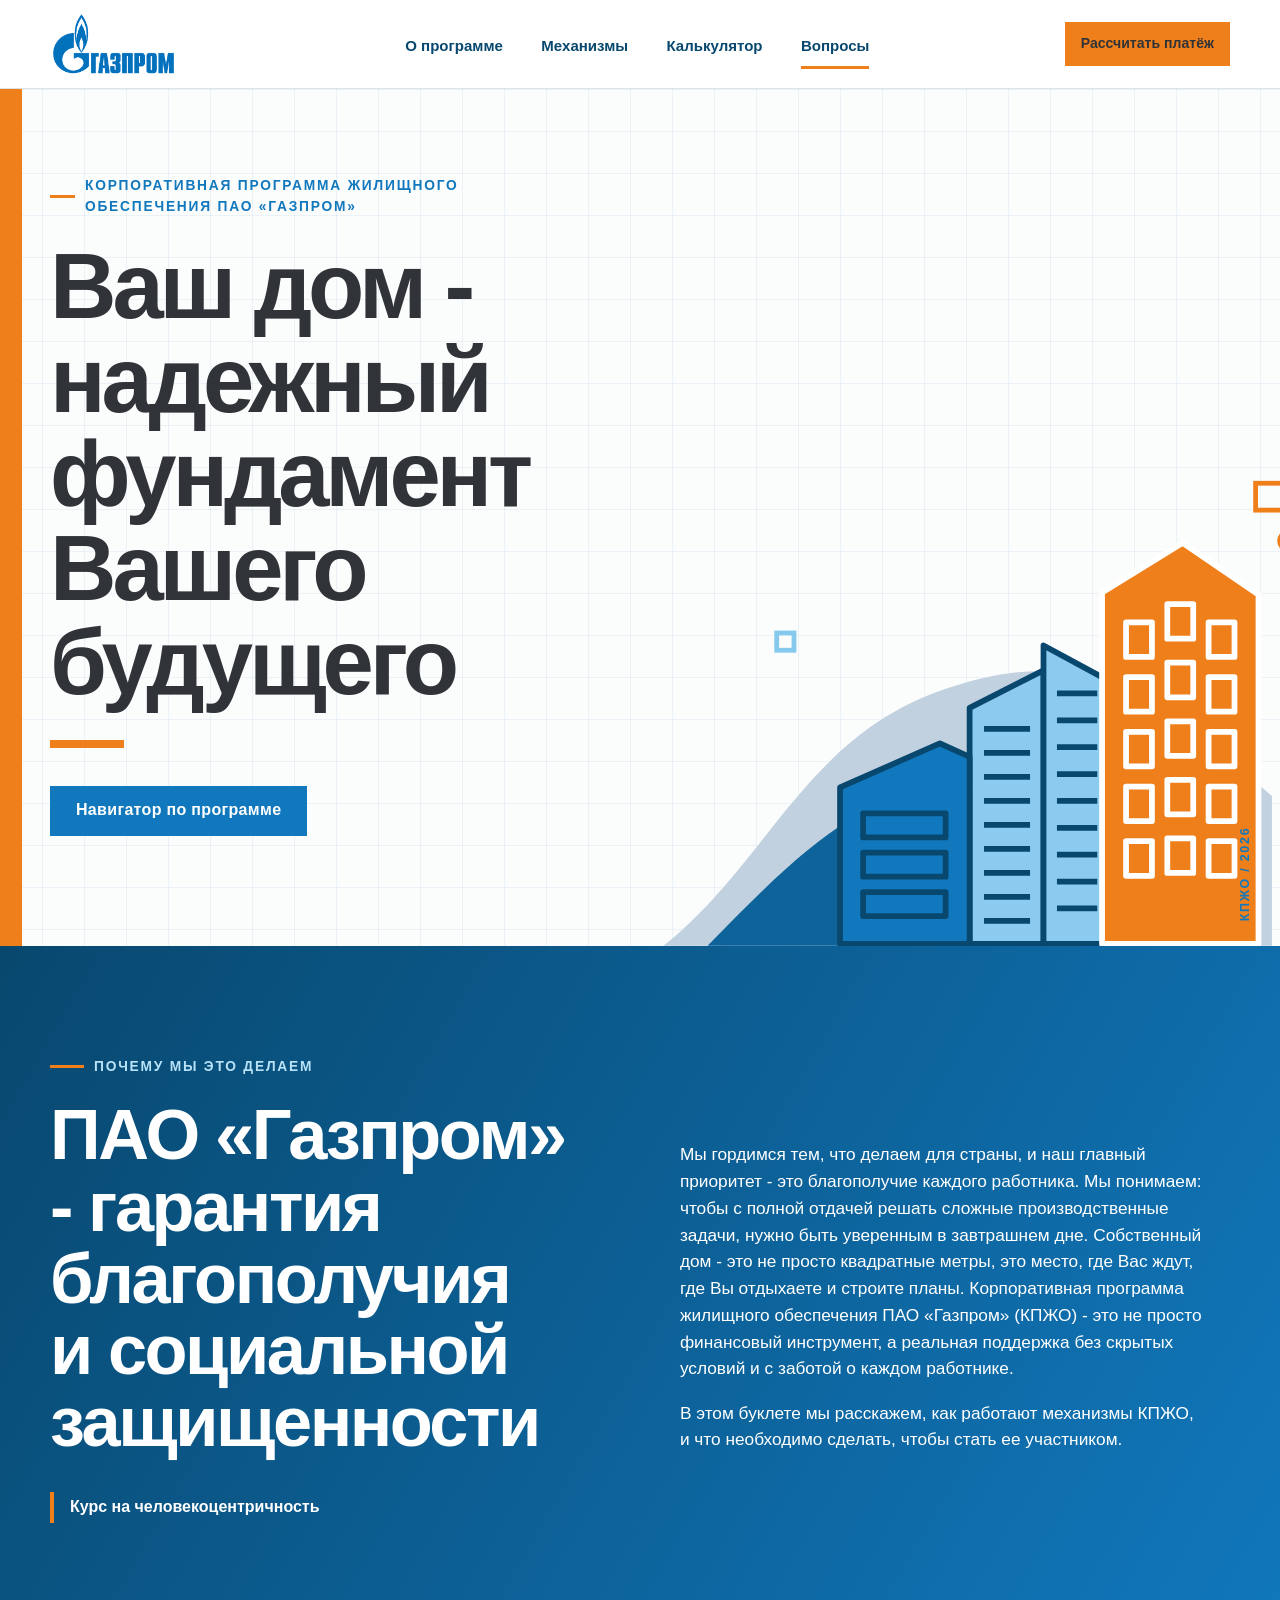
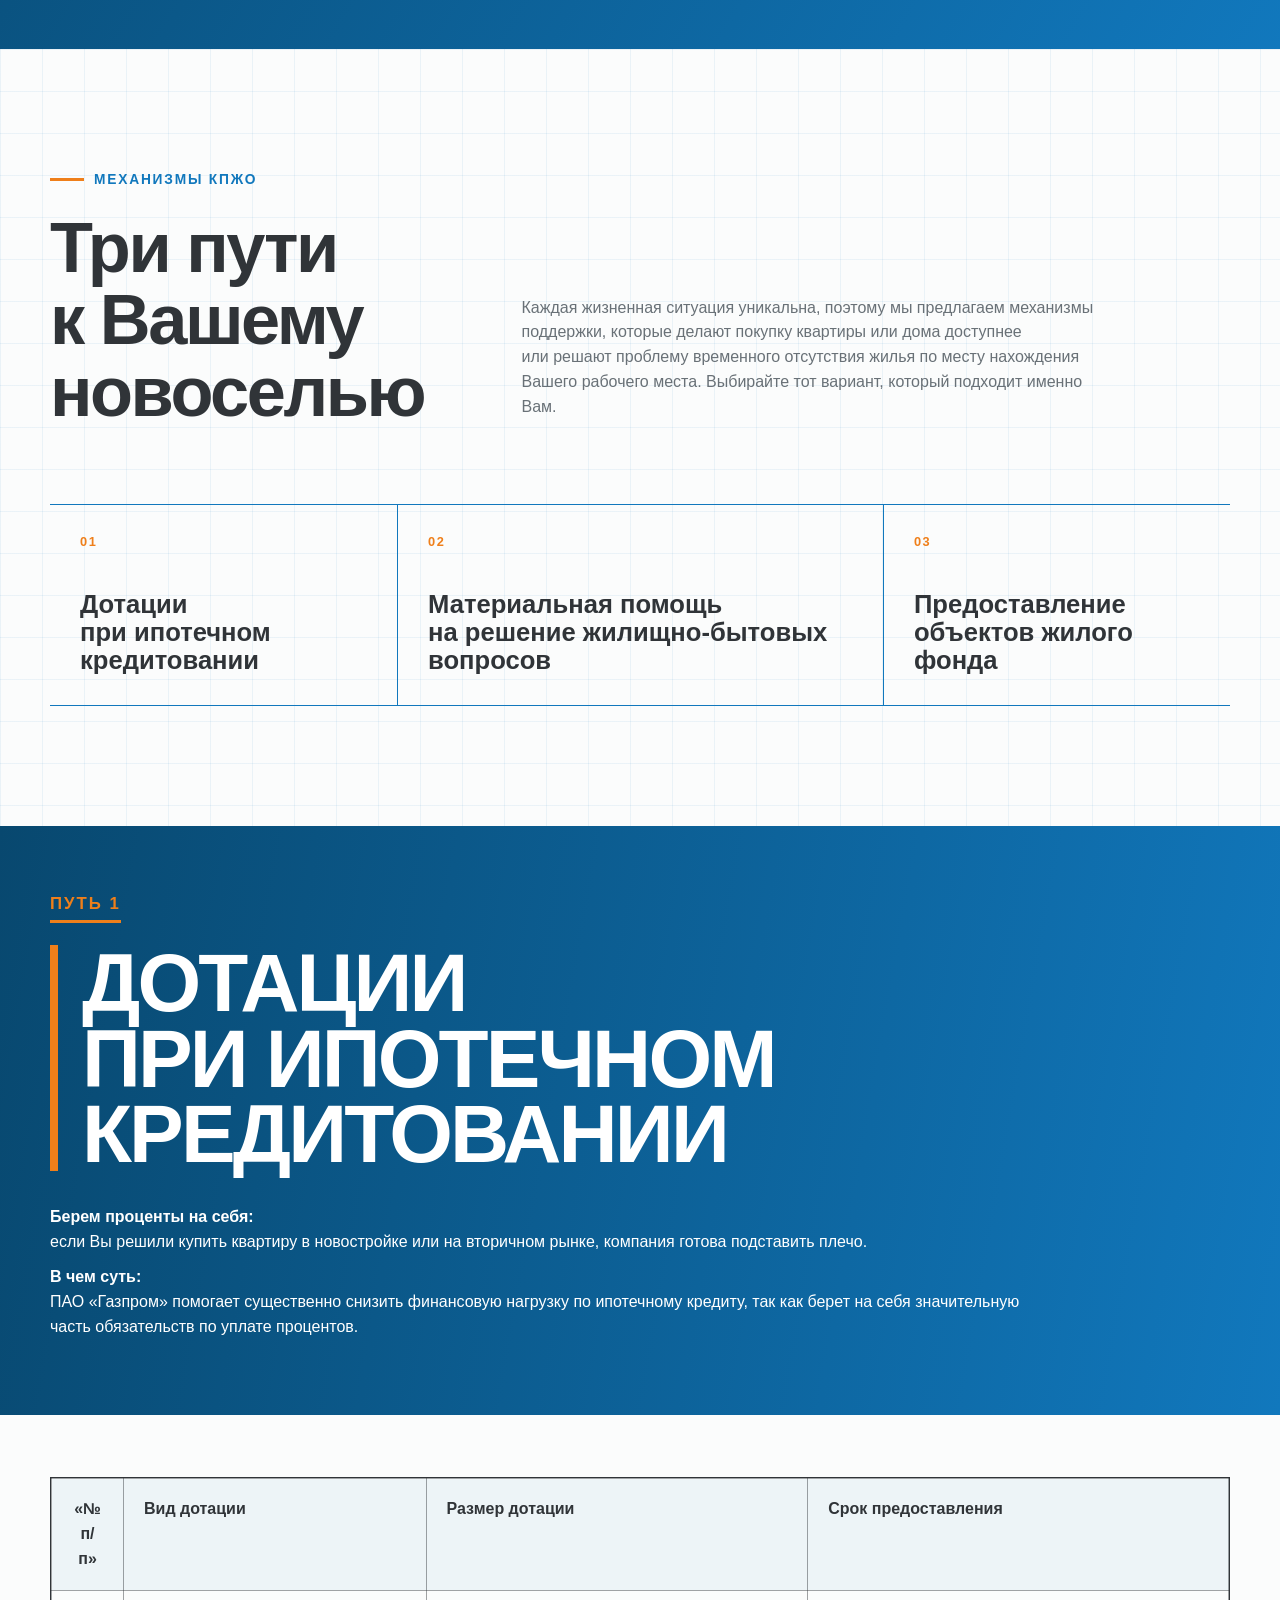
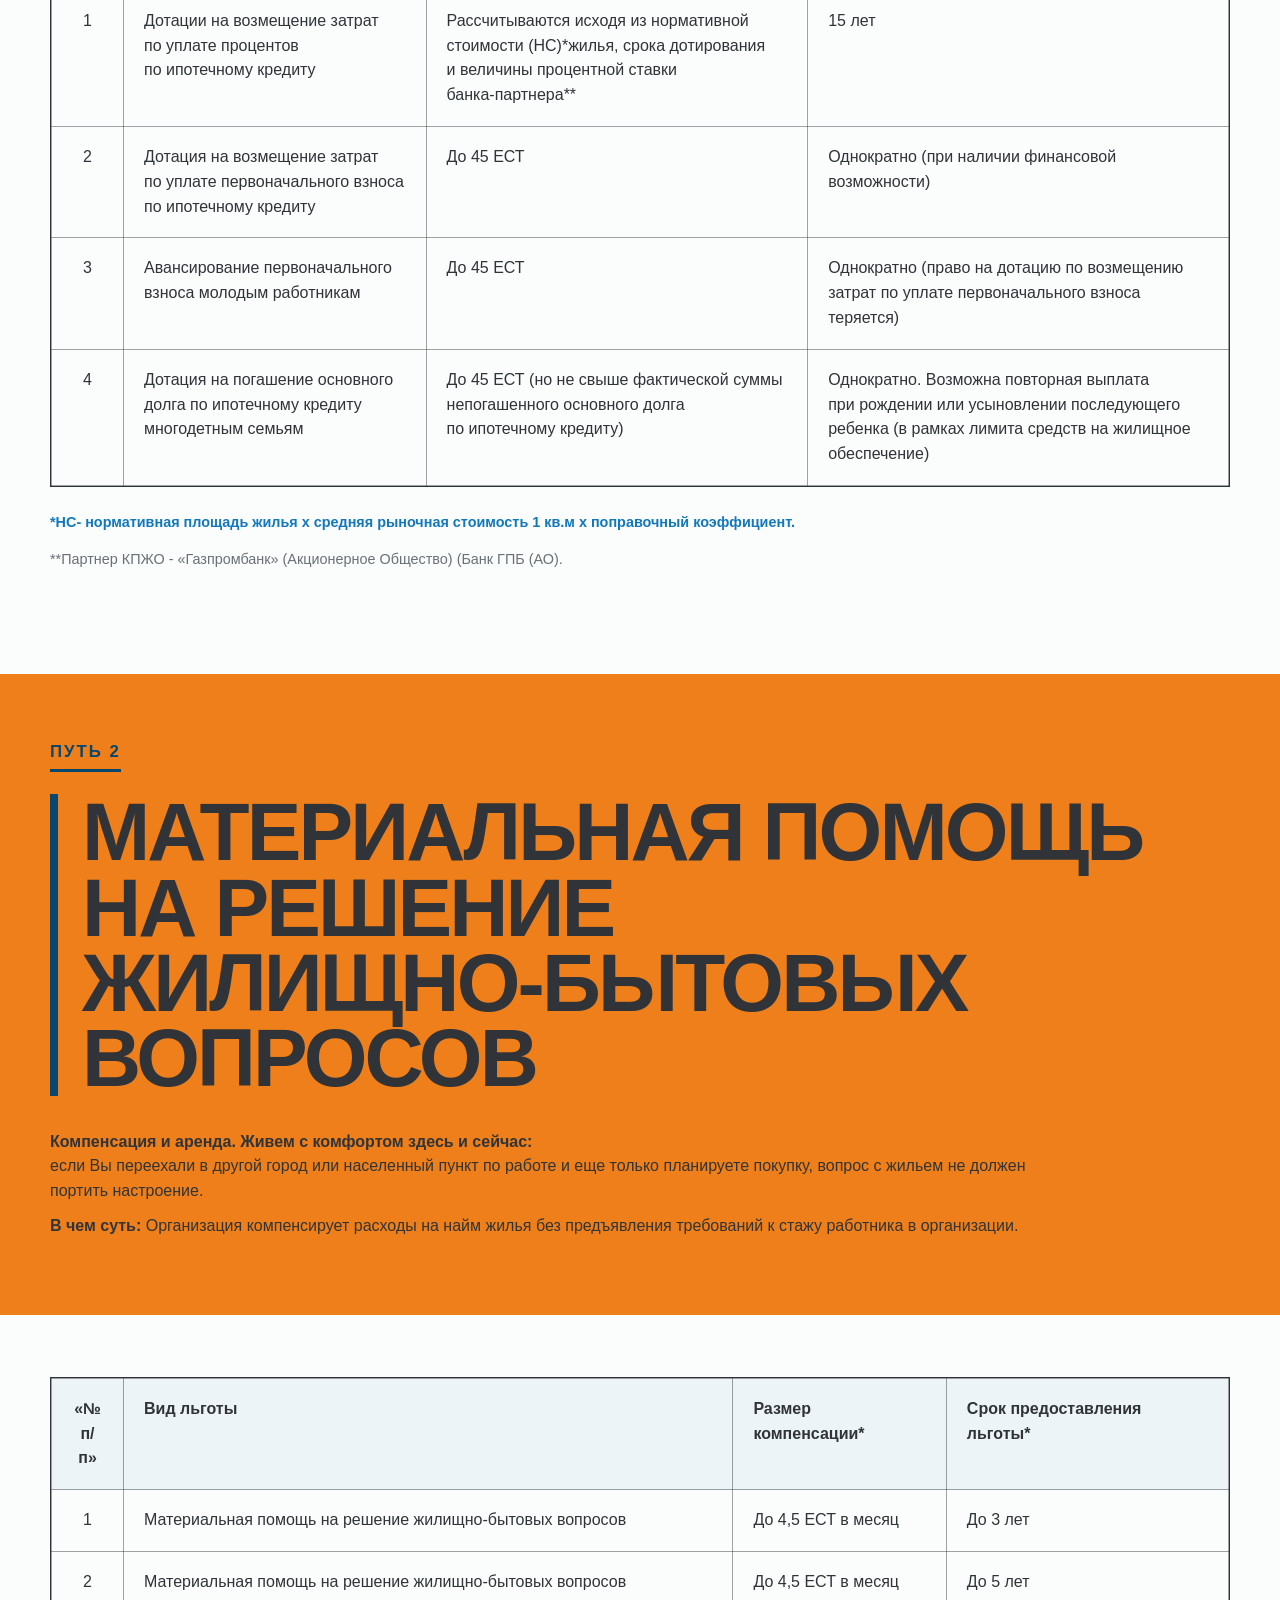
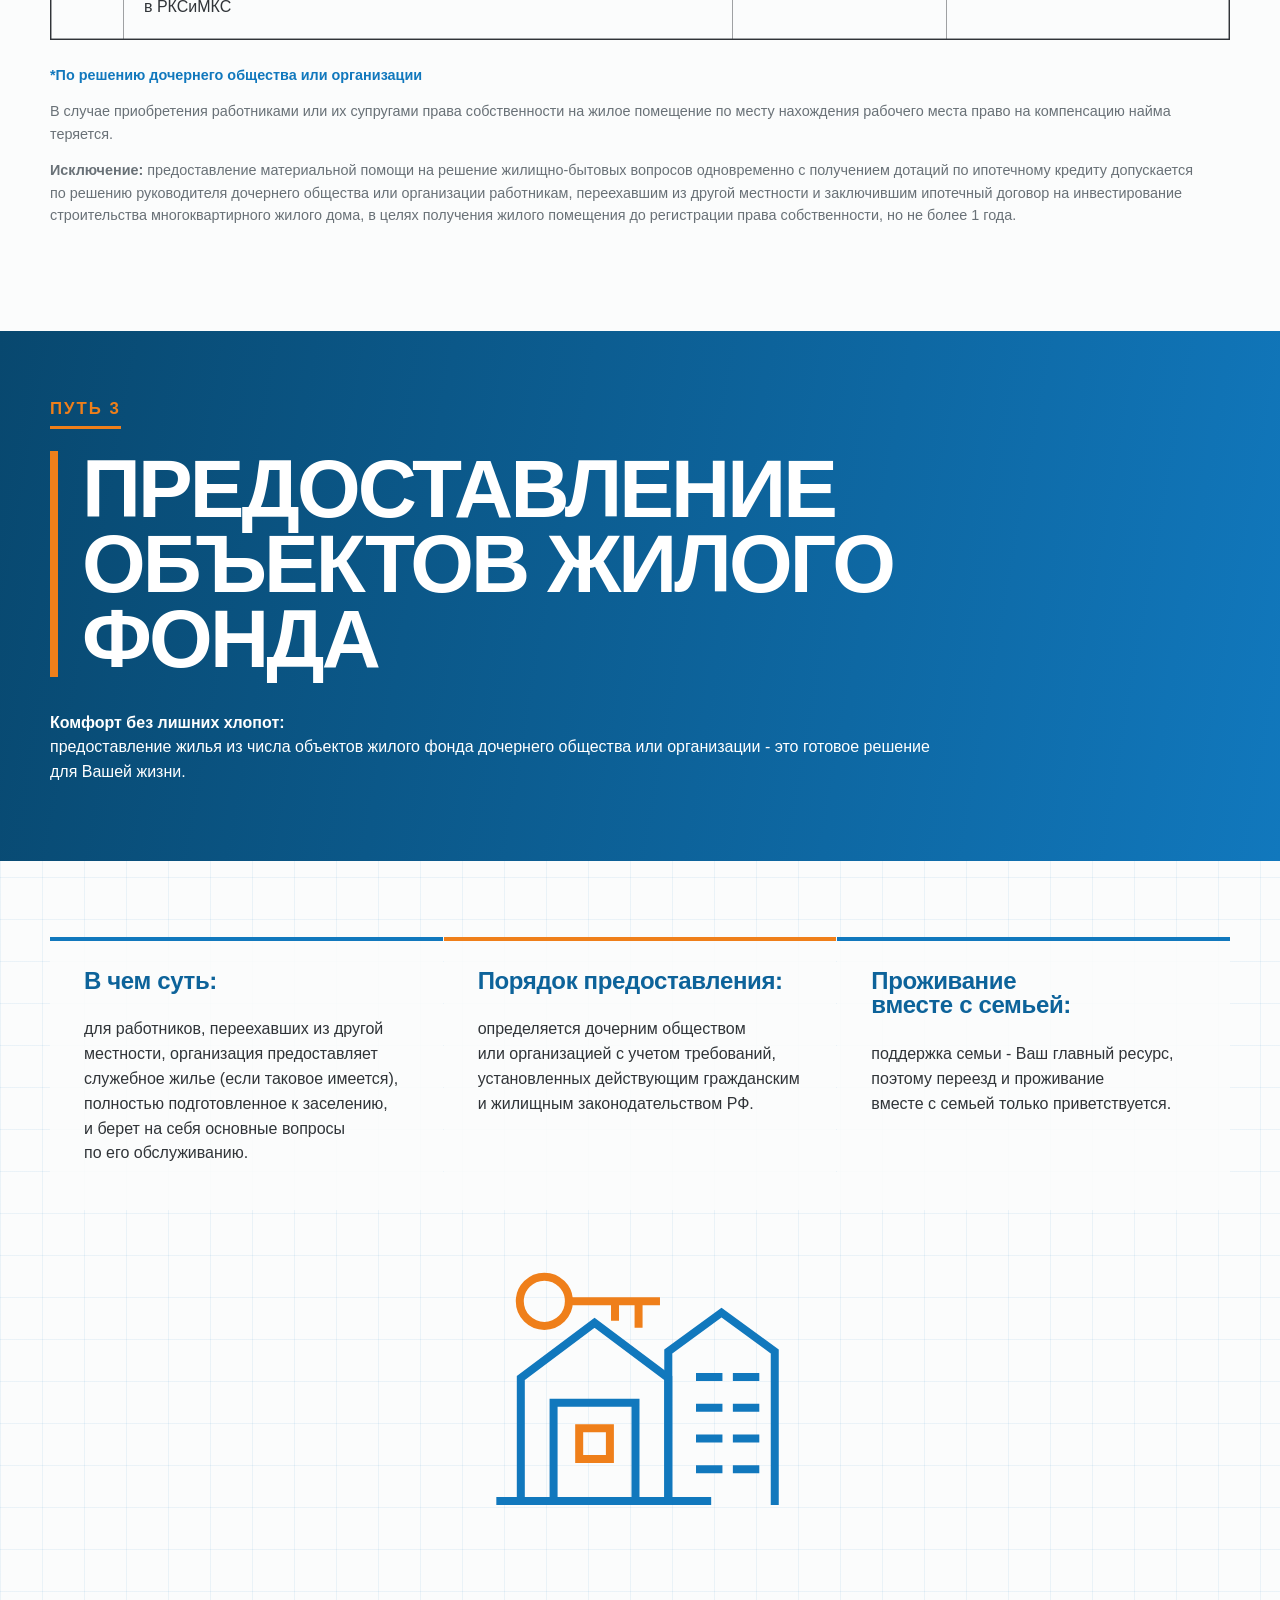
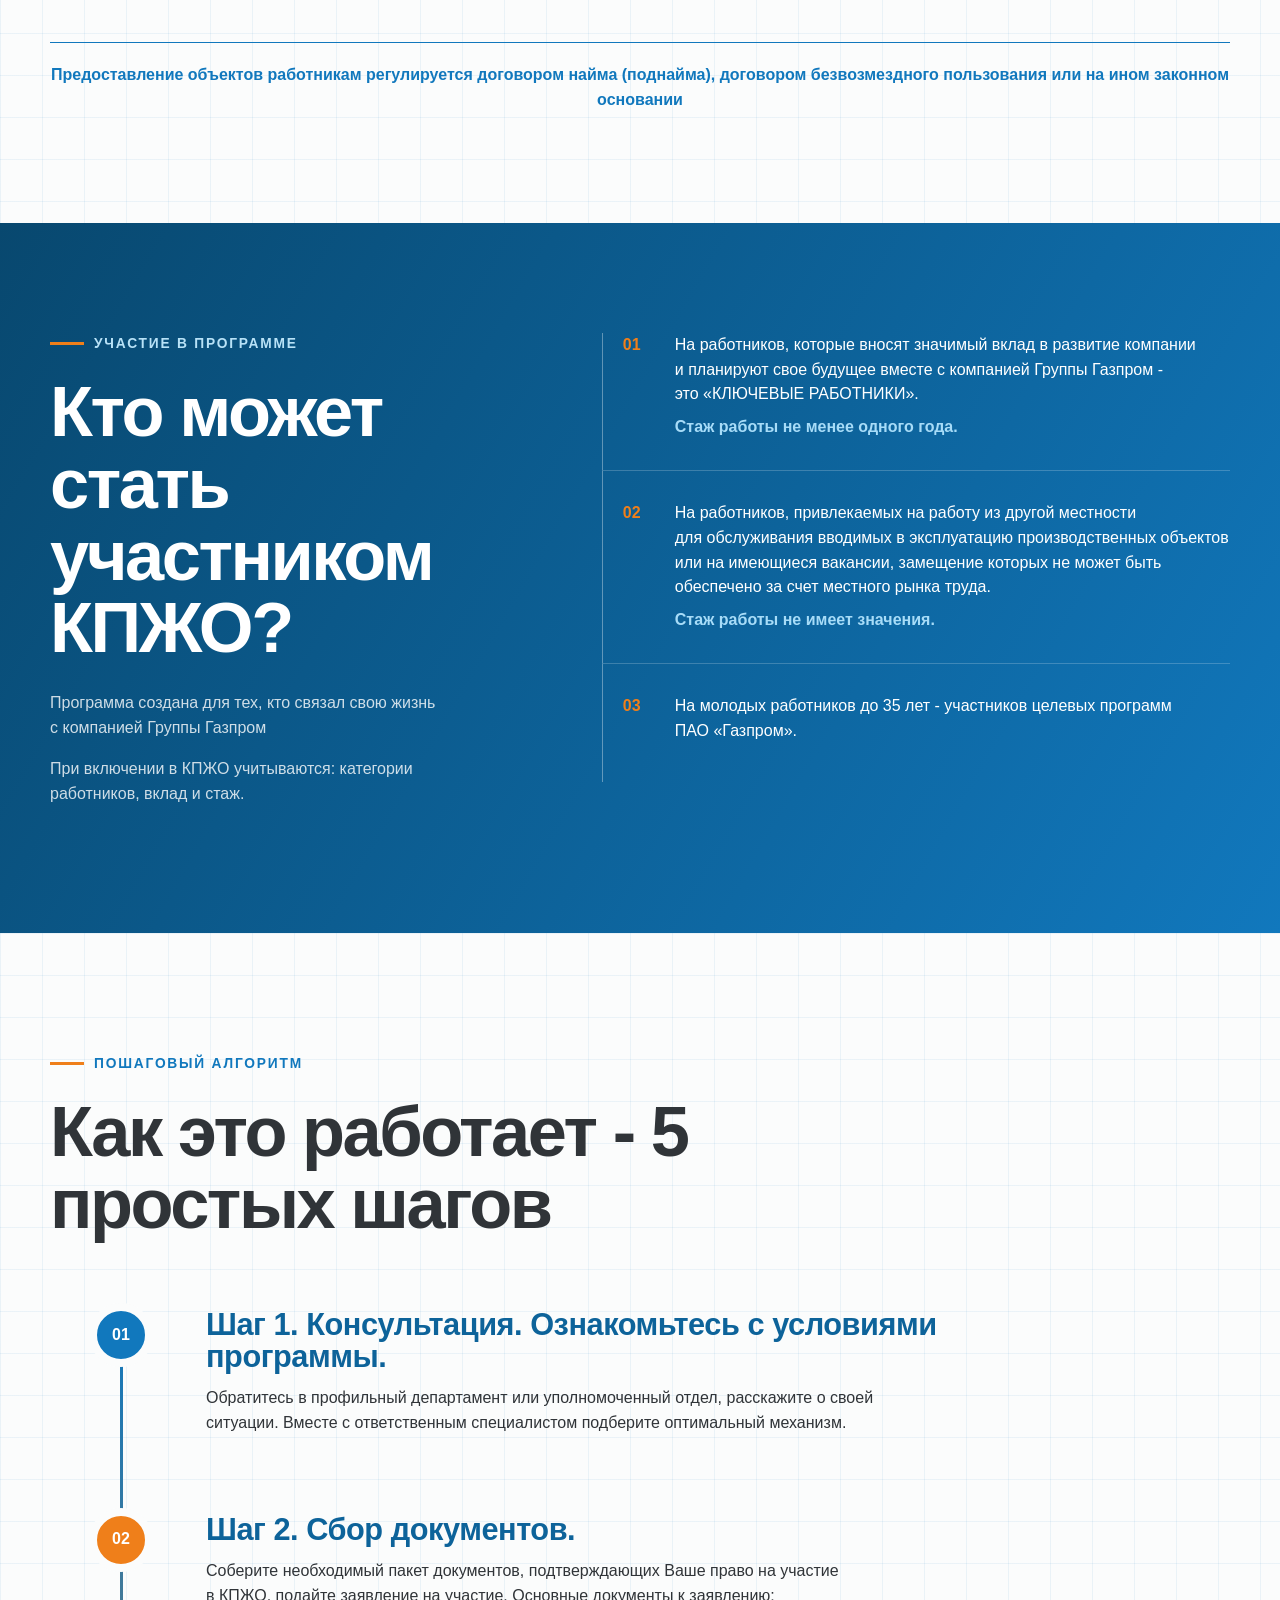
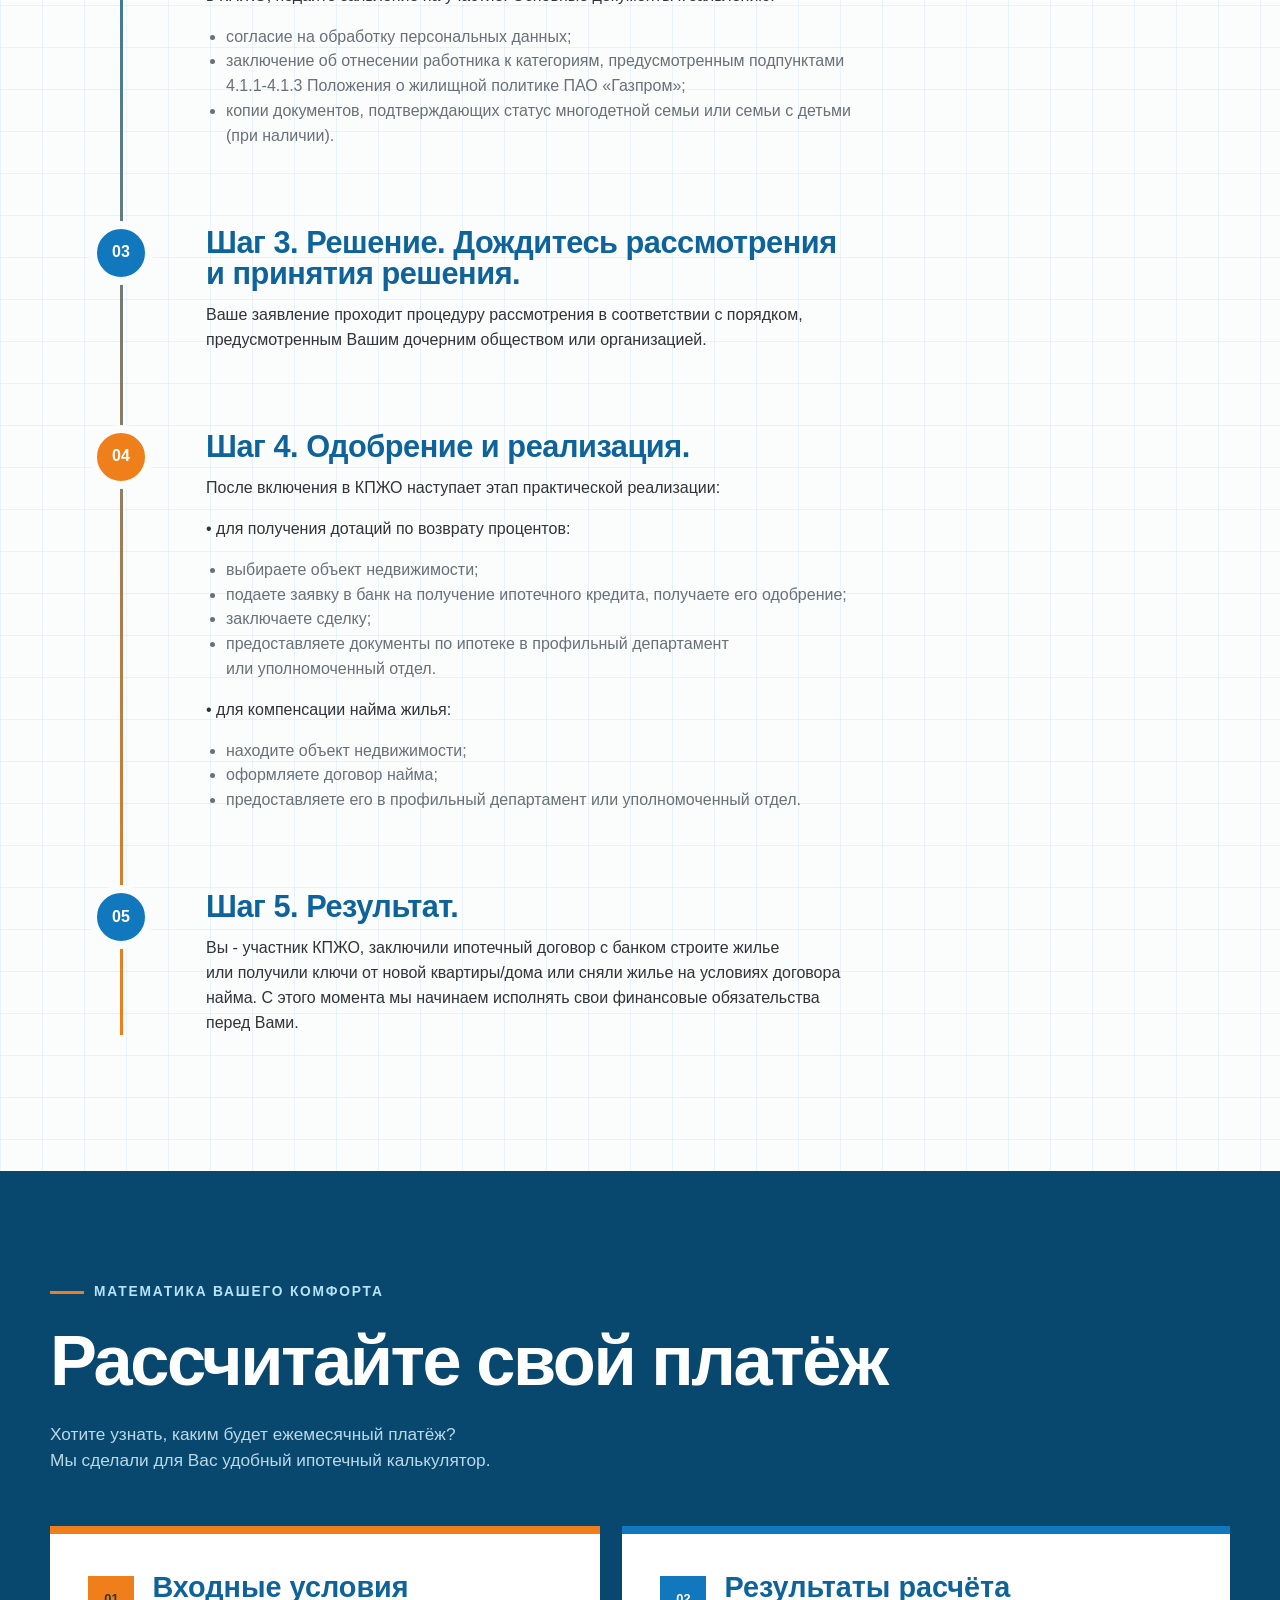
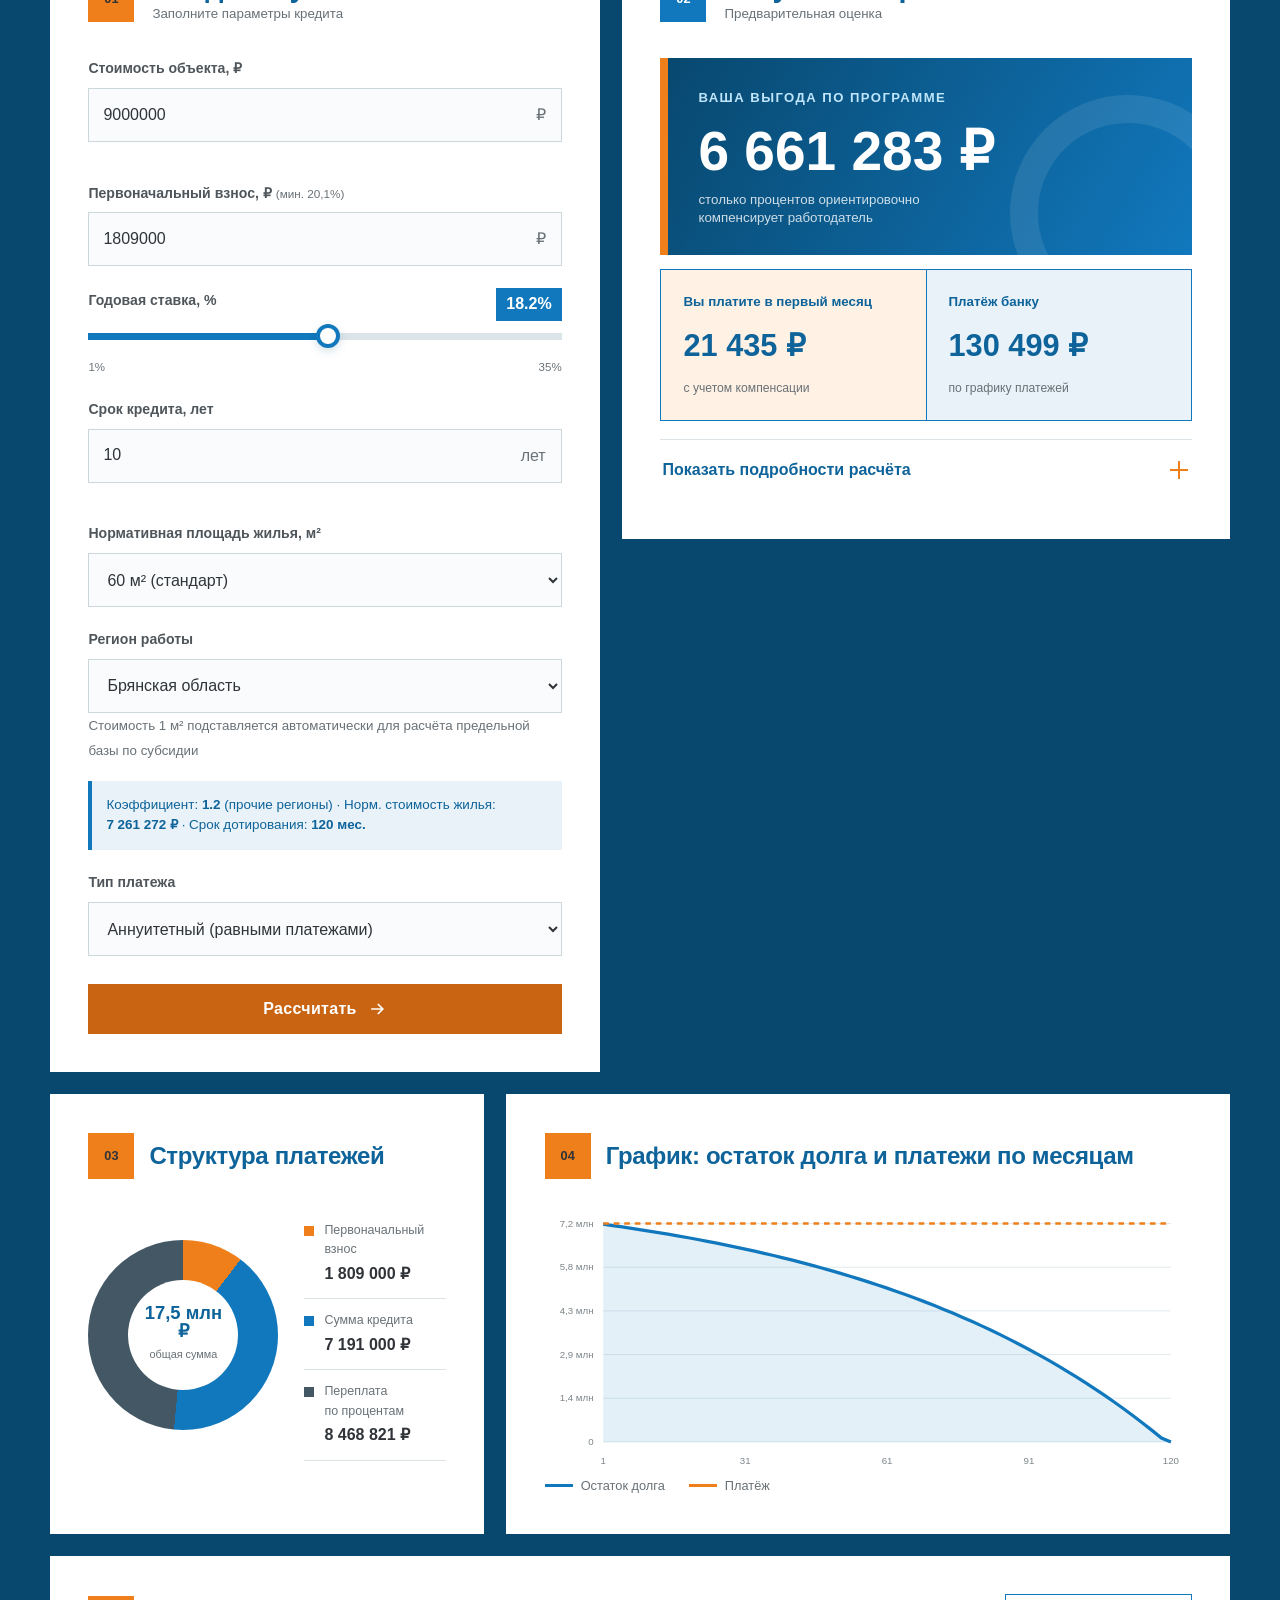
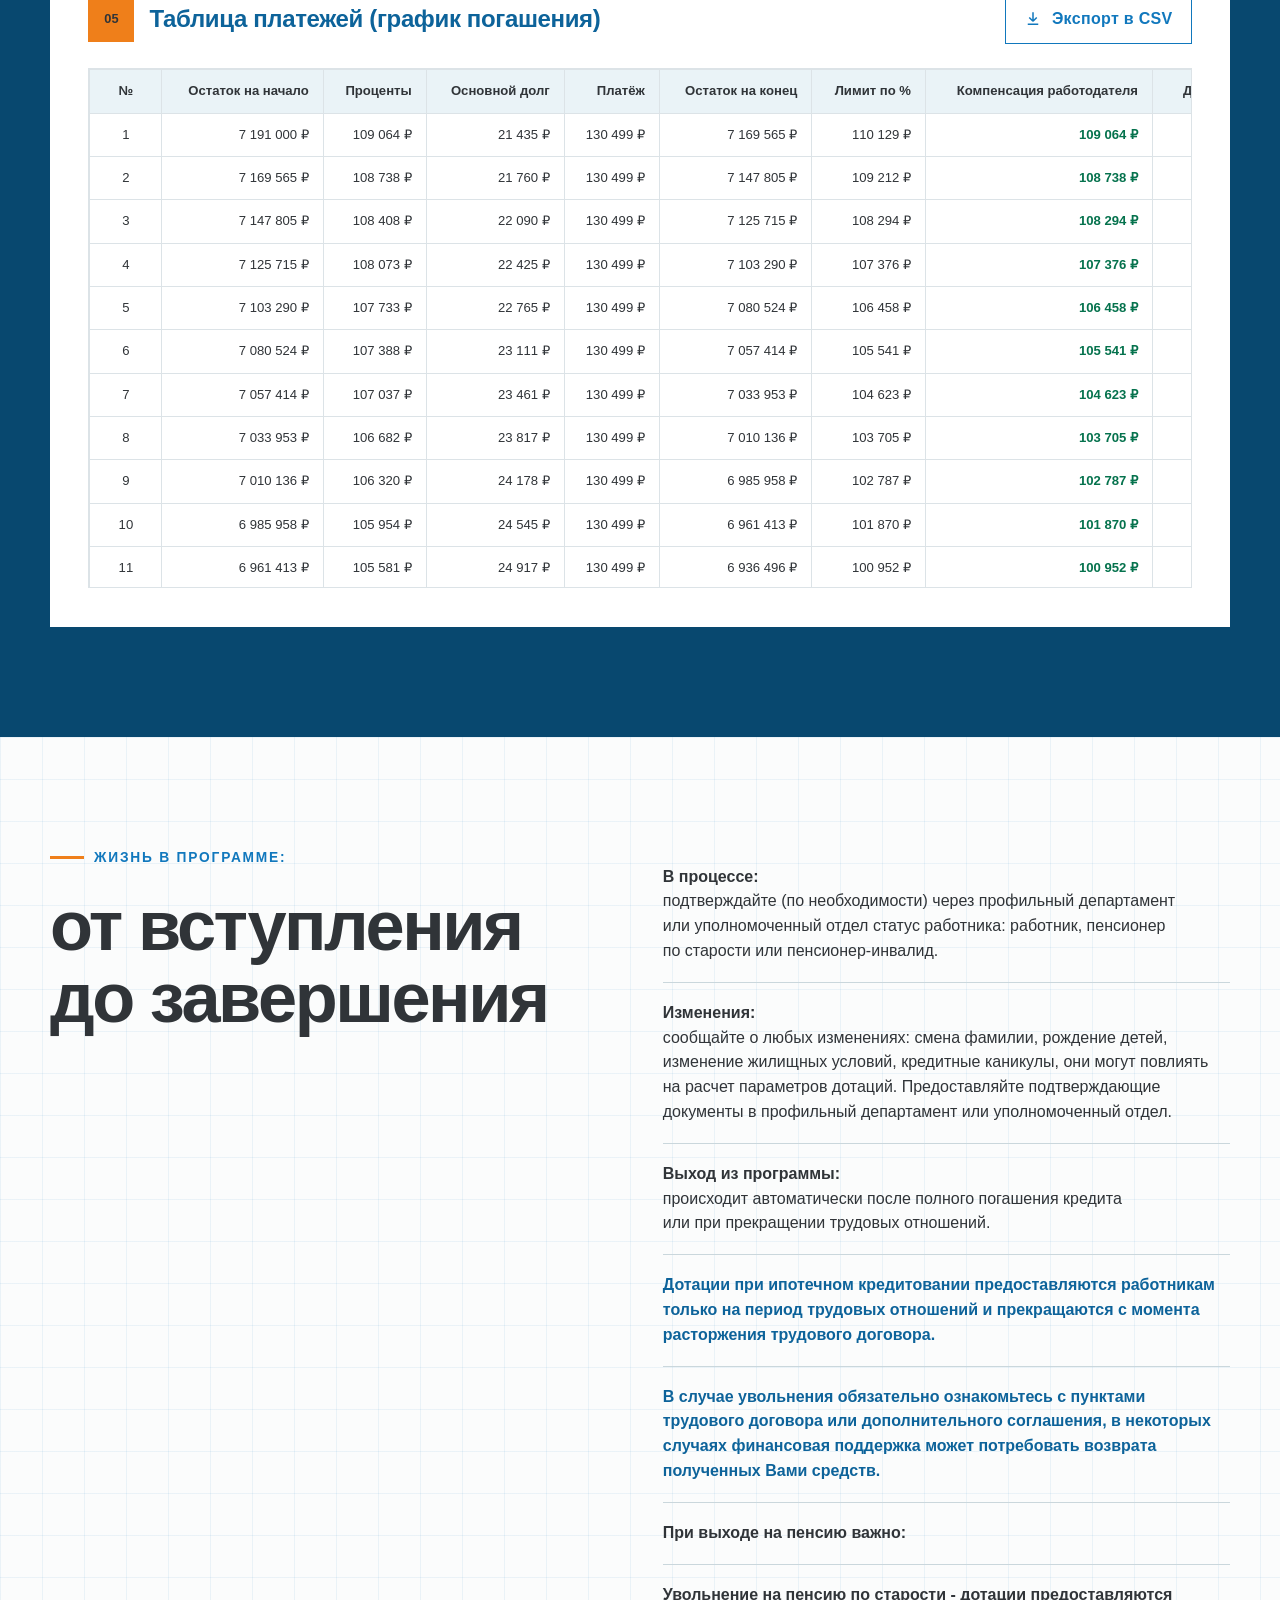
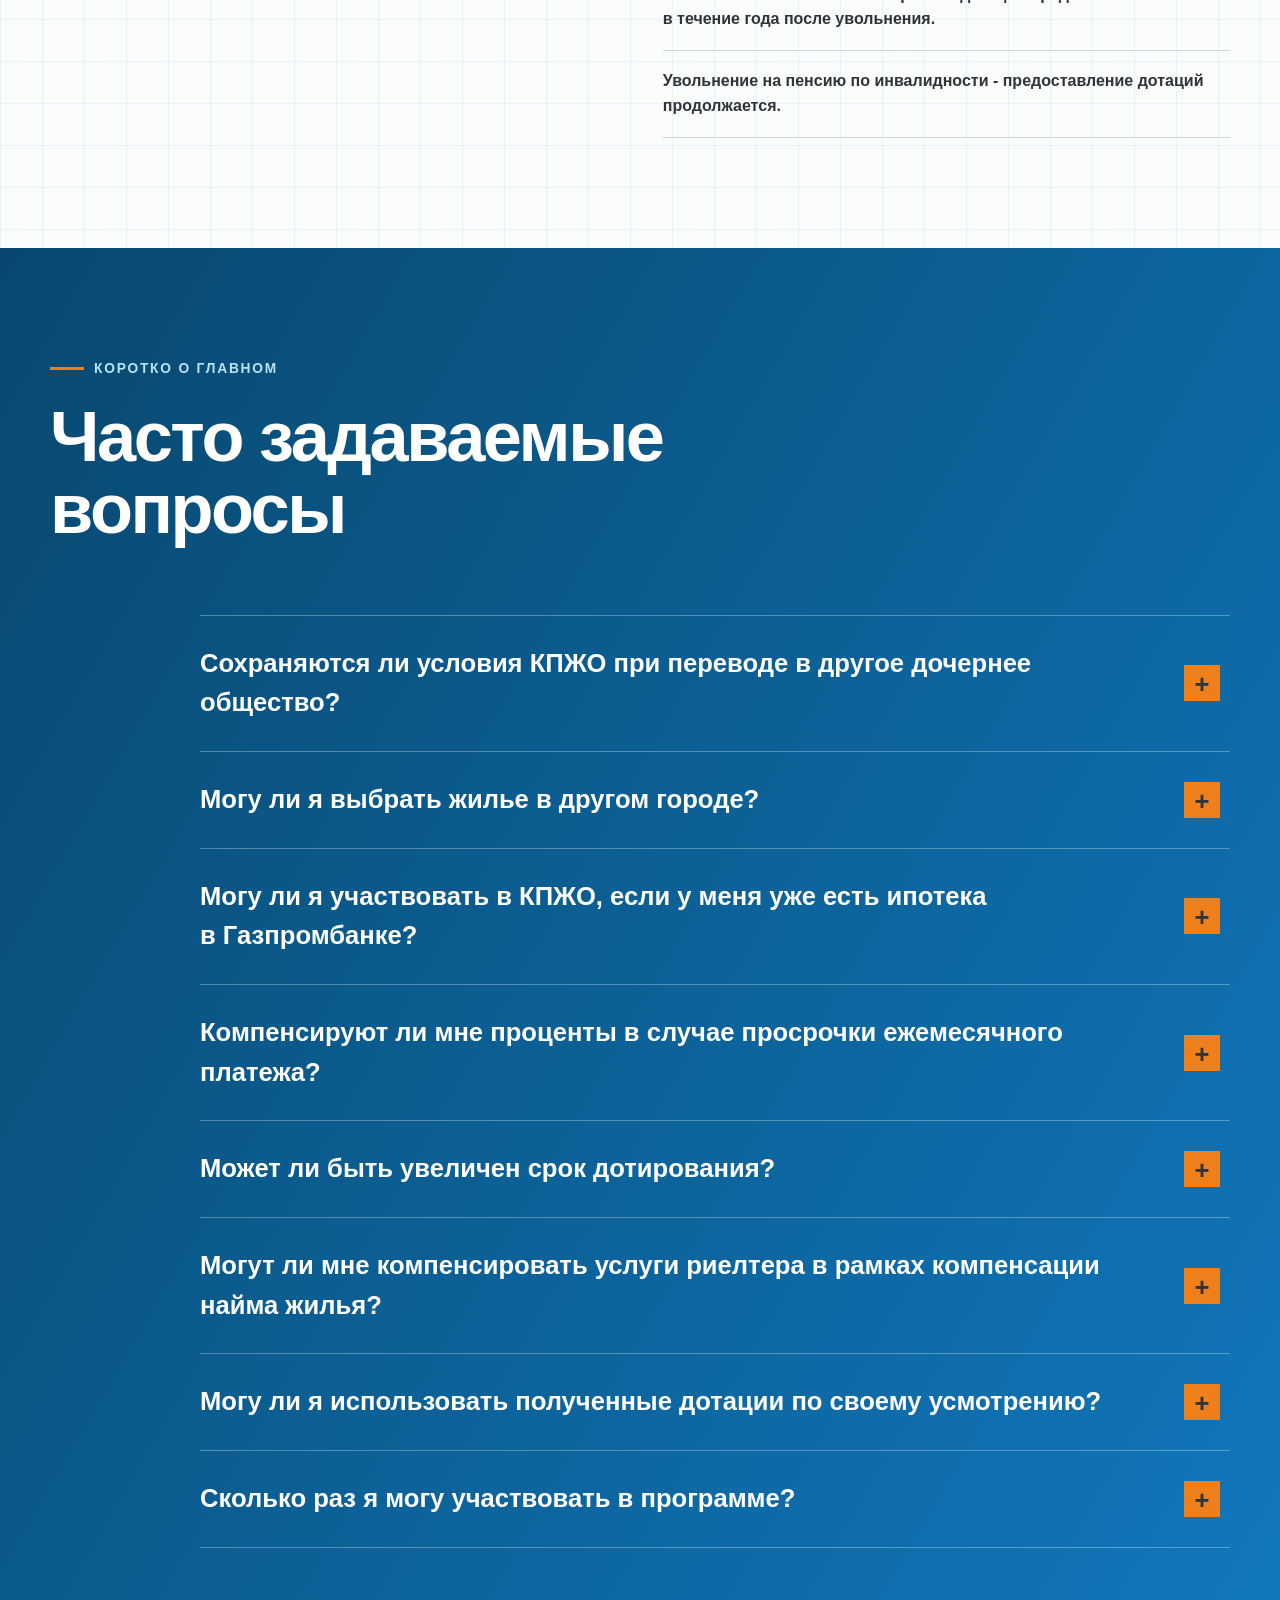
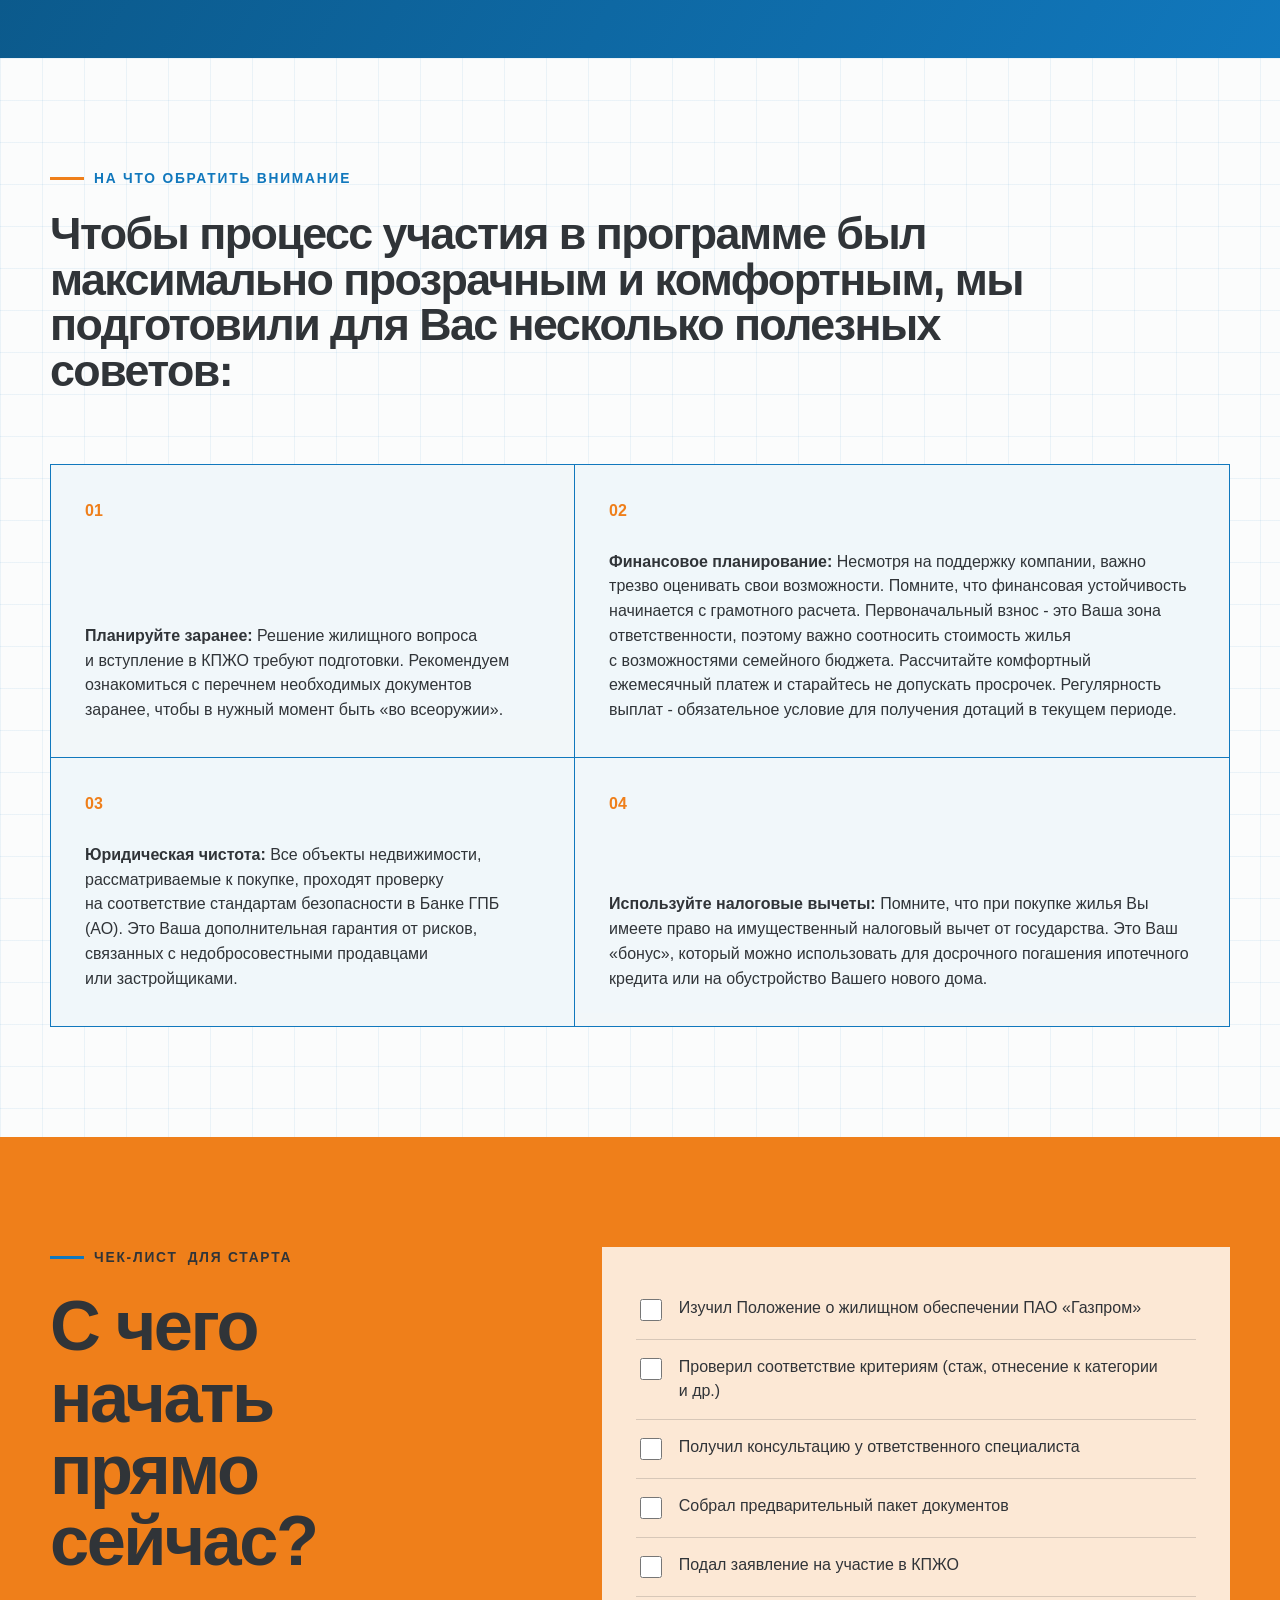
<file: index.html>
<!doctype html>
<html lang="ru">
<head>
  <meta charset="utf-8">
  <meta name="viewport" content="width=device-width, initial-scale=1, viewport-fit=cover">
  <meta name="theme-color" content="#005b8f">
  <meta name="description" content="Корпоративная программа жилищного обеспечения ПАО «Газпром» и ипотечный калькулятор">
  <title>Ваш дом - надежный фундамент Вашего будущего</title>
  <link rel="icon" href="assets/favicon.svg?v=20261023-2" type="image/svg+xml">
  <link rel="stylesheet" href="styles.css?v=20261024-8">
</head>
<body>
  <a class="skip-link" href="#main">Перейти к содержанию</a>

  <header class="site-header" id="top">
    <div class="header-shell">
      <a class="brand" href="#top" aria-label="Газпром — на главную">
        <img src="assets/gazprom-corporate-transparent-v2.png?v=20261023-3" alt="Газпром" width="1737" height="905">
      </a>
      <button class="menu-toggle" type="button" aria-expanded="false" aria-controls="site-nav">
        <span></span><span></span>
        <span class="sr-only">Открыть меню</span>
      </button>
      <nav class="site-nav" id="site-nav" aria-label="Основная навигация">
        <a href="#program">О программе</a>
        <a href="#paths">Механизмы</a>
        <a href="#calculator">Калькулятор</a>
        <a href="#faq">Вопросы</a>
      </nav>
      <a class="header-cta" href="#calculator">Рассчитать платёж</a>
    </div>
  </header>

  <main id="main">
    <section class="hero grid-paper" aria-labelledby="hero-title">
      <div class="hero-shell">
        <div class="hero-copy reveal">
          <p class="eyebrow">Корпоративная программа жилищного обеспечения ПАО&nbsp;«Газпром»</p>
          <h1 id="hero-title">Ваш дом -<br>надежный фундамент<br>Вашего будущего</h1>
          <a class="button button-primary" href="#program">Навигатор по программе</a>
        </div>
        <div class="hero-visual reveal" style="--delay: .12s" aria-hidden="true">
          <svg viewBox="0 0 760 600" role="img">
            <path class="hero-hill hill-back" d="M63 600C174 511 210 383 355 333c128-44 198-14 342 111v156Z"/>
            <path class="hero-hill hill-front" d="M109 600c92-94 155-157 250-166 146-13 210 71 326 166Z"/>
            <g class="building building-a">
              <path d="M382 598V352l77-39v285Z"/><path d="M459 598V287l72 39v272Z"/>
              <path d="M397 374h48M397 399h48M397 424h48M397 449h48M397 474h48M397 499h48M397 524h48M397 549h48M397 574h48"/>
              <path d="M473 337h42M473 365h42M473 393h42M473 421h42M473 449h42M473 477h42M473 505h42M473 533h42M473 561h42"/>
            </g>
            <g class="building building-b">
              <path d="M520 598V232l84-52 79 54v364Z"/>
              <path d="M545 263h27v36h-27zM588 244h27v36h-27zM631 263h27v36h-27zM545 320h27v36h-27zM588 305h27v36h-27zM631 320h27v36h-27zM545 377h27v36h-27zM588 366h27v36h-27zM631 377h27v36h-27zM545 434h27v36h-27zM588 427h27v36h-27zM631 434h27v36h-27zM545 491h27v36h-27zM588 488h27v36h-27zM631 491h27v36h-27z"/>
            </g>
            <g class="building building-c">
              <path d="M247 598V435l104-46 31 14v195Z"/><path d="M271 462h86v25h-86zM271 503h86v25h-86zM271 544h86v25h-86z"/>
            </g>
            <rect class="hero-square square-one" x="680" y="118" width="28" height="28"/>
            <rect class="hero-square square-two" x="181" y="274" width="18" height="18"/>
            <circle class="hero-dot" cx="714" cy="178" r="9"/>
          </svg>
        </div>
      </div>
      <div class="hero-index" aria-hidden="true">КПЖО / 2026</div>
    </section>

    <section class="why section-blue" id="program">
      <div class="section-shell split-layout">
        <div class="section-heading reveal">
          <p class="eyebrow eyebrow-light">Почему мы это делаем</p>
          <h2><span class="company-name">ПАО&nbsp;«Газпром»</span> - гарантия благополучия и социальной защищенности</h2>
          <p class="accent-ribbon">Курс на человекоцентричность</p>
        </div>
        <div class="section-copy reveal" style="--delay: .08s">
          <p>Мы гордимся тем, что делаем для страны, и наш главный приоритет - это благополучие каждого работника. Мы понимаем: чтобы с полной отдачей решать сложные производственные задачи, нужно быть уверенным в завтрашнем дне. Собственный дом - это не просто квадратные метры, это место, где Вас ждут, где Вы отдыхаете и строите планы. Корпоративная программа жилищного обеспечения ПАО&nbsp;«Газпром» (КПЖО) - это не просто финансовый инструмент, а реальная поддержка без скрытых условий и с заботой о каждом работнике.</p>
          <p>В этом буклете мы расскажем, как работают механизмы КПЖО, и что необходимо сделать, чтобы стать ее участником.</p>
        </div>
      </div>
    </section>

    <section class="path-overview grid-paper" id="paths">
      <div class="section-shell">
        <div class="overview-head reveal">
          <p class="eyebrow">Механизмы КПЖО</p>
          <h2>Три пути к Вашему новоселью</h2>
          <p>Каждая жизненная ситуация уникальна, поэтому мы предлагаем механизмы поддержки, которые делают покупку квартиры или дома доступнее или решают проблему временного отсутствия жилья по месту нахождения Вашего рабочего места. Выбирайте тот вариант, который подходит именно Вам.</p>
        </div>
        <ol class="path-list">
          <li class="reveal"><a href="#path-1"><span>01</span>Дотации при ипотечном кредитовании</a></li>
          <li class="reveal"><a href="#path-2"><span>02</span><span class="path-label">Материальная помощь на решение <span class="no-break">жилищно-бытовых</span> вопросов</span></a></li>
          <li class="reveal"><a href="#path-3"><span>03</span>Предоставление объектов жилого фонда</a></li>
        </ol>
      </div>
    </section>

    <section class="path-section" id="path-1">
      <div class="path-banner blue-banner">
        <div class="section-shell">
          <span class="path-number">Путь 1</span>
          <h2>Дотации при ипотечном кредитовании</h2>
          <p><strong>Берем проценты на себя:</strong><br>если Вы решили купить квартиру в новостройке или на вторичном рынке, компания готова подставить плечо.</p>
          <p><strong>В чем суть:</strong><br>ПАО&nbsp;«Газпром» помогает существенно снизить финансовую нагрузку по ипотечному кредиту, так как берет на себя значительную часть обязательств по уплате процентов.</p>
        </div>
      </div>
      <div class="section-shell table-section reveal">
        <div class="responsive-table">
          <table>
            <thead><tr><th>«№ п/п»</th><th>Вид дотации</th><th>Размер дотации</th><th>Срок предоставления</th></tr></thead>
            <tbody>
              <tr><td>1</td><td>Дотации на возмещение затрат по уплате процентов по ипотечному кредиту</td><td>Рассчитываются исходя из нормативной стоимости (НС)*жилья, срока дотирования и величины процентной ставки <span class="no-break">банка-партнера</span>**</td><td>15 лет</td></tr>
              <tr><td>2</td><td>Дотация на возмещение затрат по уплате первоначального взноса по ипотечному кредиту</td><td>До 45 ЕСТ</td><td>Однократно (при наличии финансовой возможности)</td></tr>
              <tr><td>3</td><td>Авансирование первоначального взноса молодым работникам</td><td>До 45 ЕСТ</td><td>Однократно (право на дотацию по возмещению затрат по уплате первоначального взноса теряется)</td></tr>
              <tr><td>4</td><td>Дотация на погашение основного долга по ипотечному кредиту многодетным семьям</td><td>До 45 ЕСТ (но не свыше фактической суммы непогашенного основного долга по ипотечному кредиту)</td><td>Однократно. Возможна повторная выплата при рождении или усыновлении последующего ребенка (в рамках лимита средств на жилищное обеспечение)</td></tr>
            </tbody>
          </table>
        </div>
        <div class="table-notes">
          <p>*НС- нормативная площадь жилья х средняя рыночная стоимость 1 кв.м х поправочный коэффициент.</p>
          <p>**Партнер КПЖО - «Газпромбанк» (Акционерное Общество) (Банк ГПБ (АО).</p>
        </div>
      </div>
    </section>

    <section class="path-section" id="path-2">
      <div class="path-banner orange-banner">
        <div class="section-shell">
          <span class="path-number">Путь 2</span>
          <h2>Материальная помощь на решение <span class="no-break">жилищно-бытовых</span> вопросов</h2>
          <p><strong>Компенсация и аренда. Живем с комфортом здесь и сейчас:</strong><br>если Вы переехали в другой город или населенный пункт по работе и еще только планируете покупку, вопрос с жильем не должен портить настроение.</p>
          <p><strong>В чем суть:</strong> Организация компенсирует расходы на найм жилья без предъявления требований к стажу работника в организации.</p>
        </div>
      </div>
      <div class="section-shell table-section reveal">
        <div class="responsive-table">
          <table>
            <thead><tr><th>«№ п/п»</th><th>Вид льготы</th><th>Размер компенсации*</th><th>Срок предоставления льготы*</th></tr></thead>
            <tbody>
              <tr><td>1</td><td>Материальная помощь на решение <span class="no-break">жилищно-бытовых</span> вопросов</td><td>До 4,5 ЕСТ в месяц</td><td>До 3 лет</td></tr>
              <tr><td>2</td><td>Материальная помощь на решение <span class="no-break">жилищно-бытовых</span> вопросов в РКСиМКС</td><td>До 4,5 ЕСТ в месяц</td><td>До 5 лет</td></tr>
            </tbody>
          </table>
        </div>
        <div class="table-notes">
          <p>*По решению дочернего общества или организации</p>
          <p>В случае приобретения работниками или их супругами права собственности на жилое помещение по месту нахождения рабочего места право на компенсацию найма теряется.</p>
          <p><strong>Исключение:</strong> предоставление материальной помощи на решение <span class="no-break">жилищно-бытовых</span> вопросов одновременно с получением дотаций по ипотечному кредиту допускается по решению руководителя дочернего общества или организации работникам, переехавшим из другой местности и заключившим ипотечный договор на инвестирование строительства многоквартирного жилого дома, в целях получения жилого помещения до регистрации права собственности, но не более 1 года.</p>
        </div>
      </div>
    </section>

    <section class="path-section grid-paper" id="path-3">
      <div class="path-banner blue-banner">
        <div class="section-shell">
          <span class="path-number">Путь 3</span>
          <h2>Предоставление объектов жилого фонда</h2>
          <p><strong>Комфорт без лишних хлопот:</strong><br>предоставление жилья <span class="no-break">из числа</span> объектов жилого фонда дочернего общества или организации - <span class="no-break">это готовое</span> решение <span class="no-break">для Вашей жизни.</span></p>
        </div>
      </div>
      <div class="section-shell three-notes">
        <article class="reveal"><h3>В чем суть:</h3><p>для работников, переехавших из другой местности, организация предоставляет служебное жилье (если таковое имеется), полностью подготовленное к заселению, и берет на себя основные вопросы по его обслуживанию.</p></article>
        <article class="reveal"><h3>Порядок предоставления:</h3><p>определяется дочерним обществом или организацией с учетом требований, установленных действующим гражданским и жилищным законодательством РФ.</p></article>
        <article class="reveal"><h3>Проживание <span class="no-break">вместе с семьей</span>:</h3><p>поддержка семьи - Ваш главный ресурс, поэтому переезд и проживание <span class="no-break">вместе с семьей</span> только приветствуется.</p></article>
        <div class="path-three-visual reveal" aria-hidden="true">
          <svg viewBox="0 0 300 330" role="presentation">
            <g fill="none" stroke-linecap="square" stroke-linejoin="miter">
              <path d="M34 250V130l72-54 72 54v120M66 250V154h80v96M14 250h202"/>
              <path d="M178 250V104l52-38 52 38v146M209 129h18m18 0h18m-54 30h18m18 0h18m-54 30h18m18 0h18m-54 30h18m18 0h18"/>
              <path class="accent" d="M91 179h30v30H91z"/>
              <circle class="accent" cx="57" cy="55" r="24"/>
              <path class="accent" d="M81 55h85m-17 0v22m-23-22v15"/>
            </g>
          </svg>
        </div>
        <p class="wide-note">Предоставление объектов работникам регулируется договором найма (поднайма), договором безвозмездного пользования или на ином законном основании</p>
      </div>
    </section>

    <section class="eligibility section-blue">
      <div class="section-shell split-layout">
        <div class="section-heading reveal">
          <p class="eyebrow eyebrow-light">Участие в программе</p>
          <h2>Кто может стать участником КПЖО?</h2>
          <p>Программа создана для тех, кто связал свою жизнь с компанией Группы Газпром</p>
          <p>При включении в КПЖО учитываются: категории работников, вклад и стаж.</p>
        </div>
        <ol class="eligibility-list">
          <li class="reveal"><span>01</span><p>На работников, которые вносят значимый вклад в развитие компании и планируют свое будущее вместе с компанией Группы Газпром - это «КЛЮЧЕВЫЕ РАБОТНИКИ».</p><strong>Стаж работы не менее одного года.</strong></li>
          <li class="reveal"><span>02</span><p>На работников, привлекаемых на работу из другой местности для обслуживания вводимых в эксплуатацию производственных объектов или на имеющиеся вакансии, замещение которых не может быть обеспечено за счет местного рынка труда.</p><strong>Стаж работы не имеет значения.</strong></li>
          <li class="reveal"><span>03</span><p>На молодых работников до 35 лет - участников целевых программ ПАО&nbsp;«Газпром».</p></li>
        </ol>
      </div>
    </section>

    <section class="steps grid-paper">
      <div class="section-shell">
        <div class="section-title reveal"><p class="eyebrow">Пошаговый алгоритм</p><h2>Как это работает - 5 простых шагов</h2></div>
        <div class="step-track">
          <article class="step reveal"><span>01</span><h3>Шаг 1. Консультация. Ознакомьтесь с условиями программы.</h3><p>Обратитесь в профильный департамент или уполномоченный отдел, расскажите о своей ситуации. Вместе с ответственным специалистом подберите оптимальный механизм.</p></article>
          <article class="step reveal"><span>02</span><h3>Шаг 2. Сбор документов.</h3><p>Соберите необходимый пакет документов, подтверждающих Ваше право на участие в КПЖО, подайте заявление на участие. Основные документы к заявлению:</p><ul><li>согласие на обработку персональных данных;</li><li>заключение об отнесении работника к категориям, предусмотренным подпунктами 4.1.1-4.1.3 Положения о жилищной политике ПАО&nbsp;«Газпром»;</li><li>копии документов, подтверждающих статус многодетной семьи или семьи с детьми (при наличии).</li></ul></article>
          <article class="step reveal"><span>03</span><h3>Шаг 3. Решение. Дождитесь рассмотрения и принятия решения.</h3><p>Ваше заявление проходит процедуру рассмотрения в соответствии с порядком, предусмотренным Вашим дочерним обществом или организацией.</p></article>
          <article class="step reveal"><span>04</span><h3>Шаг 4. Одобрение и реализация.</h3><p>После включения в КПЖО наступает этап практической реализации:</p><p>• для получения дотаций по возврату процентов:</p><ul><li>выбираете объект недвижимости;</li><li>подаете заявку в банк на получение ипотечного кредита, получаете его одобрение;</li><li>заключаете сделку;</li><li>предоставляете документы по ипотеке в профильный департамент или уполномоченный отдел.</li></ul><p>• для компенсации найма жилья:</p><ul><li>находите объект недвижимости;</li><li>оформляете договор найма;</li><li>предоставляете его в профильный департамент или уполномоченный отдел.</li></ul></article>
          <article class="step reveal"><span>05</span><h3>Шаг 5. Результат.</h3><p>Вы - участник КПЖО, заключили ипотечный договор с банком строите жилье или получили ключи от новой квартиры/дома или сняли жилье на условиях договора найма. С этого момента мы начинаем исполнять свои финансовые обязательства перед Вами.</p></article>
        </div>
      </div>
    </section>

    <section class="calculator-section" id="calculator">
      <div class="calculator-heading section-shell reveal">
        <p class="eyebrow eyebrow-light">Математика вашего комфорта</p>
        <h2>Рассчитайте свой платёж</h2>
        <p>Хотите узнать, каким будет ежемесячный платёж?<br>Мы сделали для Вас удобный ипотечный калькулятор.</p>
      </div>
      <div class="calculator-shell section-shell">
        <form class="calculator-form reveal" id="mortgage-form" novalidate>
          <div class="calc-panel-title"><span>01</span><div><p>Входные условия</p><small>Заполните параметры кредита</small></div></div>
          <div class="field">
            <label for="price">Стоимость объекта, ₽</label>
            <div class="input-wrap"><input type="number" id="price" value="9000000" step="100000" min="100000" inputmode="numeric"><span>₽</span></div>
            <small class="error-text" id="price-error"></small>
          </div>
          <div class="field">
            <label for="downpayment">Первоначальный взнос, ₽ <small>(мин. 20,1%)</small></label>
            <div class="input-wrap"><input type="number" id="downpayment" value="1809000" step="10000" min="0" inputmode="numeric"><span>₽</span></div>
            <p class="field-warning" id="warn-down" role="status">Взнос ниже минимального — будет применён минимум 20,1%</p>
          </div>
          <div class="field range-field">
            <div class="label-row"><label for="rate">Годовая ставка, %</label><output id="rate-badge" for="rate">18.2%</output></div>
            <input type="range" id="rate" min="1" max="35" step="0.1" value="18.2">
            <div class="range-scale"><span>1%</span><span>35%</span></div>
          </div>
          <div class="field">
            <label for="years">Срок кредита, лет</label>
            <div class="input-wrap"><input type="number" id="years" value="10" min="1" max="30" step="1" inputmode="numeric"><span>лет</span></div>
            <small class="error-text" id="years-error"></small>
          </div>
          <div class="field">
            <label for="area">Нормативная площадь жилья, м²</label>
            <select id="area"><option value="33">33 м² (1 человек)</option><option value="42">42 м² (2 человека)</option><option value="60" selected>60 м² (стандарт)</option><option value="90">90 м² (многодетные)</option></select>
          </div>
          <div class="field">
            <label for="region">Регион работы</label>
            <select id="region"></select>
            <small>Стоимость 1 м² подставляется автоматически для расчёта предельной базы по субсидии</small>
          </div>
          <div class="region-info" id="region-info"></div>
          <div class="field">
            <label for="payment-type">Тип платежа</label>
            <select id="payment-type"><option value="annuity">Аннуитетный (равными платежами)</option><option value="differentiated">Дифференцированный (убывающий)</option></select>
          </div>
          <button class="button calc-button" type="submit"><span>Рассчитать</span><svg viewBox="0 0 24 24" aria-hidden="true"><path d="M5 12h14M13 6l6 6-6 6"/></svg></button>
        </form>

        <div class="calculator-results reveal" style="--delay: .08s" aria-live="polite">
          <div class="calc-panel-title dark-title"><span>02</span><div><p>Результаты расчёта</p><small>Предварительная оценка</small></div></div>
          <div class="benefit-result">
            <span class="benefit-label">Ваша выгода по программе</span>
            <strong id="r-subsidy-total">—</strong>
            <small>столько процентов ориентировочно компенсирует работодатель</small>
          </div>
          <div class="primary-results">
            <div class="employee-payment"><small>Вы платите в первый месяц</small><strong id="r-employee-monthly">—</strong><span>с учетом компенсации</span></div>
            <div><small>Платёж банку</small><strong id="r-monthly">—</strong><span>по графику платежей</span></div>
          </div>
          <details class="result-details">
            <summary>Показать подробности расчёта</summary>
            <div class="result-list">
              <div><span>Сумма кредита</span><strong id="r-loan-sum">—</strong></div>
              <div><span>Первоначальный взнос</span><strong id="r-down-fact">—</strong></div>
              <div><span>Месячная ставка</span><strong id="r-monthly-rate">—</strong></div>
              <div><span>Переплата по процентам</span><strong id="r-overpay">—</strong></div>
              <div><span>Итого выплат за весь срок</span><strong id="r-total">—</strong></div>
              <div><span>Предельная нормативная стоимость жилья</span><strong id="r-norm-cost">—</strong></div>
            </div>
          </details>
        </div>
      </div>

      <div class="analytics-shell section-shell">
        <article class="chart-panel reveal">
          <div class="chart-head"><span>03</span><h3>Структура платежей</h3></div>
          <div class="donut-layout">
            <div class="donut" id="payment-donut" role="img" aria-label="Диаграмма структуры платежей"><div><strong id="donut-total">—</strong><span>общая сумма</span></div></div>
            <ul class="chart-legend"><li><i class="legend-down"></i><span>Первоначальный взнос</span><strong id="legend-down">—</strong></li><li><i class="legend-loan"></i><span>Сумма кредита</span><strong id="legend-loan">—</strong></li><li><i class="legend-interest"></i><span>Переплата по процентам</span><strong id="legend-interest">—</strong></li></ul>
          </div>
        </article>
        <article class="chart-panel chart-wide reveal">
          <div class="chart-head"><span>04</span><h3>График: остаток долга и платежи по месяцам</h3></div>
          <div class="line-chart-wrap"><svg id="line-chart" viewBox="0 0 800 330" role="img" aria-label="График остатка долга и платежей по месяцам"></svg></div>
          <div class="line-legend"><span><i class="line-debt"></i>Остаток долга</span><span><i class="line-payment"></i>Платёж</span></div>
        </article>
      </div>

      <div class="schedule section-shell reveal">
        <div class="schedule-head"><div><span>05</span><h3>Таблица платежей (график погашения)</h3></div><button class="button button-outline" type="button" id="export-csv"><svg viewBox="0 0 24 24" aria-hidden="true"><path d="M12 3v12m0 0 5-5m-5 5-5-5M5 19h14"/></svg>Экспорт в CSV</button></div>
        <div class="schedule-table"><table id="schedule-table"><thead><tr><th>№</th><th>Остаток на начало</th><th>Проценты</th><th>Основной долг</th><th>Платёж</th><th>Остаток на конец</th><th>Лимит по %</th><th>Компенсация работодателя</th><th>Доплата из своих средств</th></tr></thead><tbody></tbody></table></div>
      </div>
    </section>

    <section class="lifecycle grid-paper">
      <div class="section-shell split-layout">
        <div class="section-heading reveal"><p class="eyebrow">Жизнь в программе:</p><h2>от вступления до завершения</h2></div>
        <div class="content-list reveal">
          <p><strong>В процессе:</strong><br>подтверждайте (по необходимости) через профильный департамент или уполномоченный отдел статус работника: работник, пенсионер по старости или <span class="no-break">пенсионер-инвалид</span>.</p>
          <p><strong>Изменения:</strong><br>сообщайте о любых изменениях: смена фамилии, рождение детей, изменение жилищных условий, кредитные каникулы, они могут повлиять на расчет параметров дотаций. Предоставляйте подтверждающие документы в профильный департамент или уполномоченный отдел.</p>
          <p><strong>Выход из программы:</strong><br>происходит автоматически после полного погашения кредита или при прекращении трудовых отношений.</p>
          <p>Дотации при ипотечном кредитовании предоставляются работникам только на период трудовых отношений и прекращаются с момента расторжения трудового договора.</p>
          <p>В случае увольнения обязательно ознакомьтесь с пунктами трудового договора или дополнительного соглашения, в некоторых случаях финансовая поддержка может потребовать возврата полученных Вами средств.</p>
          <p><strong>При выходе на пенсию важно:</strong></p>
          <p><strong>Увольнение на пенсию по старости - дотации предоставляются в течение года после увольнения.</strong></p>
          <p><strong>Увольнение на пенсию по инвалидности - предоставление дотаций продолжается.</strong></p>
        </div>
      </div>
    </section>

    <section class="faq section-blue" id="faq">
      <div class="section-shell">
        <div class="section-title reveal"><p class="eyebrow eyebrow-light">Коротко о главном</p><h2>Часто задаваемые вопросы</h2></div>
        <div class="faq-list">
          <details class="reveal"><summary>Сохраняются ли условия КПЖО при переводе в другое дочернее общество?</summary><p>Да, программа действует в рамках единой корпоративной политики Группы Газпром.</p></details>
          <details class="reveal"><summary>Могу ли я выбрать жилье в другом городе?</summary><p>Условия программы зависят от региона присутствия Вашего дочернего общества или организации.</p></details>
          <details class="reveal"><summary>Могу ли я участвовать в КПЖО, если у меня уже есть ипотека в Газпромбанке?</summary><p>Да, программа предусматривает возможность компенсации процентов по уже взятым кредитам. Уточните детали у ответственного специалиста.</p></details>
          <details class="reveal"><summary>Компенсируют ли мне проценты в случае просрочки ежемесячного платежа?</summary><p>Компенсация процентов осуществляется на основании ежемесячных отчетов от Газпромбанка. В случае отсутствия оплаты банк фиксирует данные о просроченном платеже. Уточните у ответственного специалиста: положена ли Вам выплата, если Вы внесете платеж в ближайшие дни от даты, установленной в графике платежей.</p></details>
          <details class="reveal"><summary>Может ли быть увеличен срок дотирования?</summary><p>Может, до 10 лет, но только по новому ипотечному договору и по решению руководителя дочернего общества или организации в случае перевода работника на работу в другую местность.</p></details>
          <details class="reveal"><summary>Могут ли мне компенсировать услуги риелтера в рамках компенсации найма жилья?</summary><p>Нет. В состав расходов работника на оплату найма жилого помещения либо гостиничных услуг не включаются иные расходы, возникающие в результате правоотношений, не отвечающих природе договора найма (поднайма) жилого помещения.</p></details>
          <details class="reveal"><summary>Могу ли я использовать полученные дотации по своему усмотрению?</summary><p>Нет, не можете. Нецелевое использование полученных средств влечет за собой обязательство возврата полученных денежных средств в полном объеме.</p></details>
          <details class="reveal"><summary>Сколько раз я могу участвовать в программе?</summary><p>С применением механизма дотаций при ипотечном кредитовании - один раз. Исключение составляют случаи перевода работника в другую местность вместе с работодателем по согласованию с ПАО&nbsp;«Газпром».</p></details>
        </div>
      </div>
    </section>

    <section class="attention grid-paper">
      <div class="section-shell">
        <div class="section-title reveal"><p class="eyebrow">На что обратить внимание</p><h2>Чтобы процесс участия в программе был максимально прозрачным и комфортным, мы подготовили для Вас несколько полезных советов:</h2></div>
        <div class="attention-grid">
          <article class="reveal"><span>01</span><p><strong>Планируйте заранее:</strong> Решение жилищного вопроса и вступление в КПЖО требуют подготовки. Рекомендуем ознакомиться с перечнем необходимых документов заранее, чтобы в нужный момент быть «во всеоружии».</p></article>
          <article class="reveal"><span>02</span><p><strong>Финансовое планирование:</strong> Несмотря на поддержку компании, важно трезво оценивать свои возможности. Помните, что финансовая устойчивость начинается с грамотного расчета. Первоначальный взнос - это Ваша зона ответственности, поэтому важно соотносить стоимость жилья с возможностями семейного бюджета. Рассчитайте комфортный ежемесячный платеж и старайтесь не допускать просрочек. Регулярность выплат - обязательное условие для получения дотаций в текущем периоде.</p></article>
          <article class="reveal"><span>03</span><p><strong>Юридическая чистота:</strong> Все объекты недвижимости, рассматриваемые к покупке, проходят проверку на соответствие стандартам безопасности в Банке ГПБ (АО). Это Ваша дополнительная гарантия от рисков, связанных с недобросовестными продавцами или застройщиками.</p></article>
          <article class="reveal"><span>04</span><p><strong>Используйте налоговые вычеты:</strong> Помните, что при покупке жилья Вы имеете право на имущественный налоговый вычет от государства. Это Ваш «бонус», который можно использовать для досрочного погашения ипотечного кредита или на обустройство Вашего нового дома.</p></article>
        </div>
      </div>
    </section>

    <section class="checklist section-orange">
      <div class="section-shell split-layout">
        <div class="section-heading reveal"><p class="eyebrow"><span class="no-break">Чек-лист</span> для старта</p><h2>С чего начать прямо сейчас?</h2></div>
        <div class="checklist-items reveal">
          <label><input type="checkbox"><span>Изучил Положение о жилищном обеспечении ПАО&nbsp;«Газпром»</span></label>
          <label><input type="checkbox"><span>Проверил соответствие критериям (стаж, отнесение к категории и др.)</span></label>
          <label><input type="checkbox"><span>Получил консультацию у ответственного специалиста</span></label>
          <label><input type="checkbox"><span>Собрал предварительный пакет документов</span></label>
          <label><input type="checkbox"><span>Подал заявление на участие в КПЖО</span></label>
          <label><input type="checkbox"><span>Сделал первый шаг к дому своей мечты!</span></label>
          <p><strong>Где найти подробности:</strong><br>(Ссылка на внутренний портал / QR-код)</p>
        </div>
      </div>
    </section>

    <section class="glossary grid-paper">
      <div class="section-shell">
        <div class="section-title reveal"><p class="eyebrow">Справочник</p><h2>Простыми словами о сложных терминах</h2></div>
        <div class="glossary-grid">
          <article class="reveal"><h3>Департамент 715</h3><p>структурное подразделение ПАО&nbsp;«Газпром», на которое возложены задачи по управлению персоналом ПАО&nbsp;«Газпром», его дочерних обществ и организаций.</p></article>
          <article class="reveal"><h3>Жилое помещение</h3><p>изолированное помещение (жилой дом, часть жилого дома, квартира, часть квартиры, комната), которое является недвижимым имуществом и пригодно для постоянного проживания граждан (отвечает установленным санитарным и техническим правилам и нормам, иным требованиям законодательства РФ).</p></article>
          <article class="reveal"><h3>Многодетная семья</h3><p>семья, в которой родились и (или) воспитываются трое и более детей (в том числе усыновленные, а также пасынки и падчерицы) в возрасте до 18 лет, а обучающиеся по очной форме обучения в образовательных организациях, реализующих основные образовательные программы, - до 24 лет. В составе многодетной семьи не учитываются дети, находящиеся на полном государственном обеспечении, и дети, в отношении которых родители лишены родительских прав или ограничены в родительских правах.</p></article>
          <article class="reveal"><h3>Корпоративная программа жилищного обеспечения (КПЖО)</h3><p>совокупность механизмов предоставления льготы по жилищному обеспечению, предусмотренных Положением о жилищной политике ПАО&nbsp;«Газпром», применяемых ПАО&nbsp;«Газпром», его дочерними обществами и организациями в отношении работников, пенсионеров и иных лиц.</p></article>
          <article class="reveal"><h3>Жилищный фонд</h3><p>совокупность пригодных для проживания и размещения жилых помещений (объектов жилищного фонда), находящихся в собственности ПАО&nbsp;«Газпром», его дочерних обществ и организаций либо в их пользовании на ином законном основании.</p></article>
          <article class="reveal"><h3>Единый социальный тариф (ЕСТ)</h3><p>величина, применяемая для расчета размера социальных льгот, гарантий и компенсаций, предусмотренных Генеральным коллективным договором ПАО&nbsp;«Газпром» и его дочерних обществ.</p></article>
          <article class="reveal"><h3>Льгота по жилищному обеспечению</h3><p>льгота, предоставленная (предоставляемая) ПАО&nbsp;«Газпром», его дочерним обществом или организацией работнику, пенсионеру или иному лицу в целях жилищного обеспечения с применением механизмов, предусмотренных Положением о жилищной политике ПАО&nbsp;«Газпром».</p></article>
          <article class="reveal"><h3>Пенсионер</h3><p>лицо, признанное пенсионером администрации ПАО&nbsp;«Газпром», его дочернего общества, организации или филиала в соответствии с Положением о социальной защите пенсионеров администрации ПАО&nbsp;«Газпром», Типовым положением о социальной защите пенсионеров дочерних обществ, организаций и филиалов ПАО&nbsp;«Газпром», утверждаемыми ПАО&nbsp;«Газпром».</p></article>
          <article class="reveal"><h3>Семья с детьми</h3><p>семья, в которой родились и (или) воспитываются один ребенок или двое детей (в том числе усыновленные, а также пасынки и падчерицы) в возрасте до 18 лет, а обучающиеся по очной форме обучения в образовательных организациях, реализующих основные образовательные программы, - до 24 лет. В составе семьи с детьми не учитываются дети, находящиеся на полном государственном обеспечении, и дети, в отношении которых родители лишены родительских прав или ограничены в родительских правах.</p></article>
          <article class="reveal"><h3>Уполномоченная кредитная организация</h3><p>юридическое лицо, которое имеет право осуществлять банковские операции в соответствии с законодательством Российской Федерации и является участником корпоративной системы жилищного обеспечения.</p></article>
          <article class="reveal"><h3>Нормативная стоимость жилого помещения</h3><p>средняя рыночная стоимость нормативной площади жилого помещения с учетом поправочного коэффициента.</p></article>
          <article class="reveal"><h3>Участник корпоративной программы жилищного обеспечения</h3><p>лицо, в отношении которого ПАО&nbsp;«Газпром», его дочерним обществом или организацией в установленном порядке принято решение об отнесении к категории, предусмотренной пунктами 4.1-4.2 Положения о жилищной политике ПАО&nbsp;«Газпром», и предоставлении льготы по жилищному обеспечению.</p></article>
        </div>
      </div>
    </section>
  </main>

  <footer class="site-footer">
    <div class="section-shell footer-inner"><img src="assets/gazprom-corporate-transparent-v2.png?v=20261023-3" alt="Газпром" width="1737" height="905"><p>Корпоративная программа жилищного обеспечения ПАО&nbsp;«Газпром»</p><a href="#main" id="back-to-top">Наверх <span aria-hidden="true">↑</span></a></div>
  </footer>
  <script src="app.js?v=20261024-4"></script>
</body>
</html>
</file>
<file: styles.css>
@font-face {
  font-family: "Helios";
  src: url("assets/fonts/helios-regular.otf") format("opentype");
  font-style: normal;
  font-weight: 400;
  font-display: swap;
}

@font-face {
  font-family: "Helios Condensed";
  src: url("assets/fonts/helios-condensed-bold.otf") format("opentype");
  font-style: normal;
  font-weight: 700;
  font-display: swap;
}

@font-face {
  font-family: "Helios Condensed";
  src: url("assets/fonts/helios-condensed-bold-italic.otf") format("opentype");
  font-style: italic;
  font-weight: 700;
  font-display: swap;
}

:root {
  --blue: #1178bd;
  --blue-deep: #0d639a;
  --blue-dark: #08486f;
  --blue-pale: #e8f2f8;
  --orange: #ef7f1a;
  --orange-dark: #c96512;
  --ink: #303438;
  --muted: #697177;
  --paper: #fbfcfc;
  --line: #dce3e7;
  --white: #ffffff;
  --heading: Arial, "Segoe UI", sans-serif;
  --body: "Segoe UI", Arial, sans-serif;
  --shell: min(1180px, calc(100% - 40px));
}

* { box-sizing: border-box; }
html { scroll-behavior: smooth; -webkit-text-size-adjust: 100%; }
body { margin: 0; overflow-x: hidden; background: var(--paper); color: var(--ink); font-family: var(--body); font-size: 16px; line-height: 1.55; }
button, input, select { font: inherit; }
button, a, summary, select, input[type="range"], input[type="checkbox"] { cursor: pointer; }
a { color: inherit; }
img, svg { display: block; max-width: 100%; height: auto; }
h1, h2, h3, p { margin-top: 0; }
h1, h2, h3 { font-family: var(--heading); line-height: 1.02; }
h1 { font-size: clamp(3.6rem, 7.2vw, 7.2rem); letter-spacing: -.045em; }
h2 { font-size: clamp(2.7rem, 5.5vw, 5.4rem); letter-spacing: -.035em; }
h3 { font-size: 1.5rem; letter-spacing: -.015em; }
::selection { background: var(--orange); color: var(--ink); }

.sr-only { position: absolute; width: 1px; height: 1px; padding: 0; margin: -1px; overflow: hidden; clip: rect(0,0,0,0); white-space: nowrap; border: 0; }
.skip-link { position: fixed; left: 12px; top: 12px; z-index: 100; padding: 10px 14px; color: #fff; background: var(--blue-dark); transform: translateY(-150%); transition: transform .2s; }
.skip-link:focus { transform: translateY(0); }
.section-shell { width: var(--shell); margin-inline: auto; }
section[id] { scroll-margin-top: 88px; }
.grid-paper { background-color: var(--paper); background-image: linear-gradient(rgba(17,120,189,.07) 1px, transparent 1px), linear-gradient(90deg, rgba(17,120,189,.07) 1px, transparent 1px); background-size: 42px 42px; }
.eyebrow { display: flex; gap: 10px; align-items: center; margin-bottom: 22px; color: var(--blue); font-family: var(--heading); font-size: .86rem; font-weight: 700; letter-spacing: .13em; text-transform: uppercase; }
.eyebrow::before { width: 34px; height: 3px; content: ""; background: var(--orange); }
.eyebrow-light { color: #b8e2f7; }
.eyebrow-light::before { background: var(--orange); }
.button { display: inline-flex; min-height: 50px; align-items: center; justify-content: center; gap: 10px; border: 0; text-decoration: none; font-family: var(--heading); font-weight: 700; letter-spacing: .02em; transition: transform .25s cubic-bezier(.16,1,.3,1), background-color .25s, color .25s, border-color .25s; }
.button:active { transform: translateY(1px) scale(.985); }
.button:focus-visible, a:focus-visible, summary:focus-visible, input:focus-visible, select:focus-visible { outline: 3px solid #ef7f1a; outline-offset: 3px; }
.button-primary { padding: 0 26px; color: #fff; background: var(--blue); }
.button-primary:hover { background: var(--blue-deep); transform: translateY(-2px); }

.site-header { position: sticky; top: 0; z-index: 30; background: rgba(255,255,255,.98); border-bottom: 1px solid var(--line); backdrop-filter: blur(16px); }
.header-shell { width: var(--shell); height: 88px; margin-inline: auto; display: grid; grid-template-columns: 160px 1fr auto; align-items: center; gap: 28px; }
.brand { display: inline-flex; width: 126px; align-items: center; }
.brand img { width: 126px; height: auto; }
.site-nav { display: flex; justify-content: center; gap: clamp(18px, 3vw, 42px); }
.site-nav a { position: relative; padding: 33px 0 29px; color: var(--blue-dark); font-family: var(--heading); font-size: .94rem; font-weight: 700; text-decoration: none; }
.site-nav a::after { position: absolute; right: 0; bottom: 18px; left: 0; height: 3px; content: ""; background: var(--orange); transform: scaleX(0); transform-origin: left; transition: transform .25s; }
.site-nav a:hover::after, .site-nav a.active::after { transform: scaleX(1); }
.header-cta { padding: 11px 16px; color: var(--ink); background: var(--orange); font-family: var(--heading); font-size: .88rem; font-weight: 700; text-decoration: none; }
.header-cta:hover { color: #fff; background: var(--blue); }
.menu-toggle { display: none; width: 46px; height: 46px; border: 0; background: transparent; }
.menu-toggle span:not(.sr-only) { width: 24px; height: 2px; margin: 5px auto; display: block; background: var(--blue); transition: transform .2s; }

.hero { position: relative; min-height: calc(100dvh - 88px); overflow: hidden; }
.hero::before { position: absolute; top: 0; bottom: 0; left: 0; width: 22px; content: ""; background: var(--orange); }
.hero-shell { width: var(--shell); min-height: calc(100dvh - 88px); margin-inline: auto; display: grid; grid-template-columns: minmax(0, .9fr) minmax(500px, 1.1fr); align-items: center; gap: 40px; }
.hero-copy { position: relative; z-index: 2; padding: 86px 0 110px; }
.hero-copy h1 { max-width: 740px; margin-bottom: 38px; color: var(--ink); }
.hero-copy h1::after { width: 74px; height: 8px; margin-top: 30px; display: block; content: ""; background: var(--orange); }
.hero-copy .button { min-width: 230px; }
.hero-visual { align-self: end; margin-right: -8vw; }
.hero-visual svg { width: min(780px, 58vw); min-width: 620px; }
.hero-hill { fill: #c2d1df; }
.hill-front { fill: var(--blue-deep); }
.building { stroke: var(--blue-dark); stroke-width: 6; stroke-linejoin: round; }
.building path:not([d$="Z"]) { fill: none; }
.building-a { fill: #8dcaf0; }
.building-b { fill: var(--orange); stroke: #fff; }
.building-c { fill: var(--blue); }
.hero-square { fill: none; stroke: var(--orange); stroke-width: 5; }
.square-two { stroke: #85c9ed; }
.hero-dot { fill: none; stroke: var(--orange); stroke-width: 5; }
.hero-index { position: absolute; right: 24px; bottom: 24px; color: var(--blue); font-family: var(--heading); font-size: .78rem; font-weight: 700; letter-spacing: .14em; transform: rotate(-90deg) translateX(100%); transform-origin: right bottom; }

.section-blue { color: #fff; background: linear-gradient(120deg, var(--blue-dark) 0%, var(--blue) 100%); }
.split-layout { padding-block: 110px; display: grid; grid-template-columns: .82fr 1.18fr; gap: clamp(60px, 9vw, 150px); }
.section-heading h2 { margin-bottom: 28px; }
.company-name, .no-break { white-space: nowrap; overflow-wrap: normal; word-break: keep-all; hyphens: none; }
.section-heading > p:not(.eyebrow):not(.accent-ribbon) { max-width: 46ch; color: rgba(255,255,255,.8); }
.accent-ribbon { width: fit-content; margin-top: 34px; padding: 3px 0 3px 16px; color: #fff; background: transparent; border-left: 4px solid var(--orange); font-family: var(--heading); font-weight: 700; }
.section-copy { align-self: center; max-width: 68ch; font-size: 1.08rem; }
.section-copy p:last-child { margin-bottom: 0; }

.path-overview { padding-block: 120px; }
.overview-head { display: grid; grid-template-columns: .7fr 1.3fr; column-gap: 90px; align-items: end; }
.overview-head .eyebrow { grid-column: 1 / -1; }
.overview-head h2 { margin: 0; }
.overview-head > p:last-child { max-width: 66ch; margin-bottom: 8px; color: var(--muted); }
.path-list { margin: 76px 0 0; padding: 0; display: grid; grid-template-columns: 1fr 1.4fr 1fr; list-style: none; border-top: 1px solid var(--blue); border-bottom: 1px solid var(--blue); }
.path-list li + li { border-left: 1px solid var(--blue); }
.path-list a { min-height: 200px; padding: 30px; display: flex; flex-direction: column; justify-content: space-between; color: var(--ink); font-family: var(--heading); font-size: clamp(1.35rem, 2vw, 2rem); font-weight: 700; line-height: 1.1; text-decoration: none; transition: color .25s, background .25s, transform .25s; }
.path-list a > span:first-child { color: var(--orange); font-size: .8rem; letter-spacing: .12em; }
.path-list .path-label { color: inherit; font-size: inherit; letter-spacing: inherit; }
.path-list a:hover { color: #fff; background: var(--blue); transform: translateY(-6px); }

.path-banner { padding-block: 66px; color: #fff; }
.blue-banner { background: linear-gradient(100deg, var(--blue-dark), var(--blue)); }
.orange-banner { color: var(--ink); background: var(--orange); }
.path-banner .section-shell { position: relative; }
.path-number { width: fit-content; margin-bottom: 22px; padding-bottom: 8px; display: inline-flex; align-items: center; color: var(--orange); border-bottom: 3px solid currentColor; font-family: var(--heading); font-size: 1.05rem; font-weight: 700; letter-spacing: .12em; line-height: 1; text-transform: uppercase; }
.orange-banner .path-number { color: var(--blue-dark); }
.path-banner h2 { max-width: 1120px; margin-bottom: 34px; padding-left: 24px; border-left: 8px solid var(--orange); font-size: clamp(3.4rem, 6.4vw, 6.6rem); line-height: .92; text-transform: uppercase; }
.orange-banner h2 { border-left-color: var(--blue-dark); }
.path-banner p { max-width: 980px; margin-bottom: 10px; }
.table-section { padding-block: 62px 90px; }
.responsive-table { overflow-x: auto; border: 1px solid var(--ink); }
table { width: 100%; border-collapse: collapse; }
th, td { padding: 18px 20px; border: 1px solid rgba(48,52,56,.45); text-align: left; vertical-align: top; }
th { color: var(--ink); background: #edf4f7; font-family: var(--heading); font-weight: 700; }
td:first-child, th:first-child { width: 72px; text-align: center; }
tbody tr:hover { background: rgba(17,120,189,.045); }
.table-notes { margin-top: 24px; color: var(--muted); font-size: .9rem; }
.table-notes p:first-child { color: var(--blue); font-weight: 700; }
.three-notes { padding-block: 76px 110px; display: grid; grid-template-columns: repeat(3, 1fr); gap: 1px; }
.three-notes article { padding: 28px 34px; background: rgba(251,252,252,.9); border-top: 4px solid var(--blue); }
.three-notes h3 { color: var(--blue-deep); }
.three-notes article:nth-child(2) { border-color: var(--orange); }
.path-three-visual { grid-column: 1 / -1; width: clamp(210px, 24vw, 330px); margin: 34px auto 0; color: var(--blue); }
.path-three-visual svg { width: 100%; overflow: visible; }
.path-three-visual path, .path-three-visual circle { stroke: currentColor; stroke-width: 8; vector-effect: non-scaling-stroke; }
.path-three-visual .accent { stroke: var(--orange); }
.wide-note { grid-column: 1 / -1; margin: 58px 0 0; padding-top: 20px; color: var(--blue); border-top: 1px solid var(--blue); font-weight: 700; text-align: center; }

.eligibility .split-layout { align-items: start; }
.eligibility-list { margin: 0; padding: 0; list-style: none; }
.eligibility-list li { position: relative; padding: 0 0 30px 72px; border-left: 1px solid rgba(255,255,255,.35); }
.eligibility-list li + li { padding-top: 30px; border-top: 1px solid rgba(255,255,255,.2); }
.eligibility-list li > span { position: absolute; top: 0; left: 20px; color: var(--orange); font-family: var(--heading); font-weight: 700; }
.eligibility-list li + li > span { top: 30px; }
.eligibility-list p { margin-bottom: 8px; }
.eligibility-list strong { color: #a7dcf8; }

.steps { padding-block: 120px; }
.section-title { max-width: 880px; margin-bottom: 70px; }
.section-title h2 { margin-bottom: 0; }
.step-track { position: relative; margin-left: 70px; }
.step-track::before { position: absolute; top: 0; bottom: 0; left: 0; width: 3px; content: ""; background: linear-gradient(var(--blue), var(--orange)); }
.step { position: relative; max-width: 860px; margin-left: 0; padding: 0 0 62px 86px; }
.step:last-child { padding-bottom: 0; }
.step > span { position: absolute; top: -6px; left: -31px; width: 64px; height: 64px; display: grid; place-items: center; color: #fff; background: var(--blue); border: 8px solid var(--paper); border-radius: 50%; font-family: var(--heading); font-weight: 700; }
.step:nth-child(even) > span { background: var(--orange); }
.step h3 { margin-bottom: 14px; color: var(--blue-deep); font-size: clamp(1.5rem, 2.4vw, 2.15rem); }
.step p, .step ul { max-width: 76ch; }
.step ul { padding-left: 20px; color: var(--muted); }

.calculator-section { padding-block: 110px; color: #fff; background: var(--blue-dark); }
.calculator-heading { margin-bottom: 52px; }
.calculator-heading h2 { margin-bottom: 24px; }
.calculator-heading > p:last-child { color: #bbd8e6; font-size: 1.08rem; }
.calculator-shell { display: grid; grid-template-columns: .95fr 1.05fr; align-items: start; gap: 22px; }
.calculator-form, .calculator-results, .chart-panel, .schedule { padding: clamp(24px, 3vw, 40px); color: var(--ink); background: #fff; }
.calculator-form { border-top: 8px solid var(--orange); }
.calculator-results { position: sticky; top: 96px; border-top: 8px solid var(--blue); }
.calc-panel-title { margin-bottom: 32px; display: flex; align-items: center; gap: 18px; }
.calc-panel-title > span, .chart-head > span, .schedule-head > div > span { width: 46px; height: 46px; display: grid; flex: 0 0 auto; place-items: center; color: var(--ink); background: var(--orange); font-family: var(--heading); font-size: .8rem; font-weight: 700; }
.calc-panel-title p { margin: 0; color: var(--blue-deep); font-family: var(--heading); font-size: 1.8rem; font-weight: 700; line-height: 1; }
.calc-panel-title small { color: var(--muted); }
.dark-title > span { color: #fff; background: var(--blue); }
.field { margin-top: 22px; }
.field label { margin-bottom: 8px; display: block; color: #4f565b; font-size: .88rem; font-weight: 700; }
.field label small, .field > small { color: var(--muted); font-weight: 400; }
.input-wrap { position: relative; }
.input-wrap input, select { width: 100%; min-height: 54px; border: 1px solid #ccd7dc; border-radius: 0; color: var(--ink); background: #f9fbfc; }
.input-wrap input { padding: 12px 74px 12px 14px; }
select { padding: 12px 42px 12px 14px; }
.input-wrap span { position: absolute; top: 50%; right: 16px; color: var(--muted); transform: translateY(-50%); }
.input-wrap input:hover, select:hover { border-color: var(--blue); }
.input-wrap input:focus, select:focus { border-color: var(--blue); background: #fff; outline: 3px solid rgba(17,120,189,.15); }
.label-row { display: flex; align-items: center; justify-content: space-between; gap: 16px; }
.label-row output { padding: 4px 10px; color: #fff; background: var(--blue); font-family: var(--heading); font-weight: 700; }
.range-field input { width: 100%; height: 30px; margin: 0; appearance: none; background: transparent; }
.range-field input::-webkit-slider-runnable-track { height: 7px; background: linear-gradient(90deg, var(--blue) var(--range-progress, 52%), #dbe5e9 var(--range-progress, 52%)); }
.range-field input::-webkit-slider-thumb { width: 24px; height: 24px; margin-top: -9px; appearance: none; background: #fff; border: 4px solid var(--blue); border-radius: 50%; box-shadow: 0 3px 8px rgba(8,72,111,.18); }
.range-field input::-moz-range-track { height: 7px; background: #dbe5e9; }
.range-field input::-moz-range-progress { height: 7px; background: var(--blue); }
.range-field input::-moz-range-thumb { width: 19px; height: 19px; background: #fff; border: 4px solid var(--blue); border-radius: 50%; }
.range-scale { display: flex; justify-content: space-between; color: var(--muted); font-size: .72rem; }
.field-warning { margin: 7px 0 0; padding: 9px 11px; display: none; color: #714500; background: #fff1d8; border-left: 4px solid var(--orange); font-size: .78rem; }
.field-warning.show { display: block; }
.error-text { display: block; min-height: 1.1em; margin-top: 4px; color: #b53e2c !important; }
.region-info { margin-top: 18px; padding: 14px; color: var(--blue-deep); background: var(--blue-pale); border-left: 4px solid var(--blue); font-size: .84rem; }
.calc-button { width: 100%; margin-top: 28px; color: #fff; background: var(--orange-dark); }
.calc-button:hover { background: var(--orange); transform: translateY(-2px); }
.calc-button svg { width: 20px; fill: none; stroke: currentColor; stroke-width: 2; }
.benefit-result { position: relative; margin-bottom: 14px; padding: 30px 30px 28px; overflow: hidden; color: #fff; background: linear-gradient(120deg, var(--blue-dark), var(--blue)); border-left: 8px solid var(--orange); }
.benefit-result::after { position: absolute; right: -54px; bottom: -76px; width: 180px; aspect-ratio: 1; content: ""; border: 28px solid rgba(255,255,255,.09); border-radius: 50%; }
.benefit-result > * { position: relative; z-index: 1; }
.benefit-label { display: block; margin-bottom: 16px; color: #bfe6fb; font-family: var(--heading); font-size: .82rem; font-weight: 700; letter-spacing: .11em; text-transform: uppercase; }
.benefit-result strong { display: block; color: #fff; font-family: var(--heading); font-size: clamp(2.35rem, 4.3vw, 4.15rem); line-height: .95; white-space: nowrap; }
.benefit-result small { max-width: 38ch; margin-top: 14px; display: block; color: rgba(255,255,255,.8); line-height: 1.35; }
.primary-results { display: grid; grid-template-columns: 1fr 1fr; gap: 1px; background: var(--blue); border: 1px solid var(--blue); }
.primary-results > div { min-height: 150px; padding: 22px; display: flex; flex-direction: column; justify-content: space-between; background: var(--blue-pale); }
.primary-results .employee-payment { background: #fff1e4; }
.primary-results small { color: var(--blue-deep); font-weight: 700; }
.primary-results strong { color: var(--blue-deep); font-family: var(--heading); font-size: clamp(1.55rem, 2.4vw, 2.3rem); line-height: 1.05; }
.primary-results span { color: var(--muted); font-size: .76rem; }
.result-details { margin-top: 18px; border-top: 1px solid var(--line); }
.result-details summary { position: relative; padding: 18px 42px 18px 2px; color: var(--blue-deep); font-family: var(--heading); font-weight: 700; list-style: none; }
.result-details summary::-webkit-details-marker { display: none; }
.result-details summary::before, .result-details summary::after { position: absolute; top: 50%; right: 4px; width: 18px; height: 2px; content: ""; background: var(--orange); transform: translateY(-50%); transition: transform .2s; }
.result-details summary::after { transform: translateY(-50%) rotate(90deg); }
.result-details[open] summary::after { transform: translateY(-50%) rotate(0); }
.result-list { border-top: 1px solid var(--line); }
.result-list > div { padding: 18px 2px; display: grid; grid-template-columns: 1fr auto; align-items: end; gap: 20px; border-bottom: 1px solid var(--line); }
.result-list span { color: var(--muted); font-size: .88rem; }
.result-list strong { font-family: var(--heading); font-size: 1.35rem; text-align: right; }
.analytics-shell { margin-top: 22px; display: grid; grid-template-columns: .75fr 1.25fr; gap: 22px; }
.chart-panel { min-width: 0; }
.chart-head { margin-bottom: 30px; display: flex; align-items: center; gap: 15px; }
.chart-head h3 { margin: 0; color: var(--blue-deep); }
.donut-layout { display: grid; grid-template-columns: 190px 1fr; align-items: center; gap: 26px; }
.donut { width: 190px; aspect-ratio: 1; display: grid; place-items: center; background: conic-gradient(var(--orange) 0 20%, var(--blue) 20% 60%, #435864 60% 100%); border-radius: 50%; }
.donut::before { grid-area: 1 / 1; width: 58%; aspect-ratio: 1; content: ""; background: #fff; border-radius: 50%; }
.donut > div { z-index: 1; grid-area: 1 / 1; max-width: 90px; text-align: center; }
.donut strong { display: block; color: var(--blue-deep); font-family: var(--heading); font-size: 1.15rem; line-height: 1; }
.donut span { color: var(--muted); font-size: .68rem; }
.chart-legend { margin: 0; padding: 0; list-style: none; }
.chart-legend li { padding: 12px 0; display: grid; grid-template-columns: 10px 1fr; gap: 2px 10px; border-bottom: 1px solid var(--line); }
.chart-legend i { width: 10px; height: 10px; margin-top: 5px; background: var(--orange); }
.chart-legend .legend-loan { background: var(--blue); }
.chart-legend .legend-interest { background: #435864; }
.chart-legend span { color: var(--muted); font-size: .78rem; }
.chart-legend strong { grid-column: 2; font-family: var(--heading); }
.line-chart-wrap { width: 100%; overflow: hidden; }
#line-chart { width: 100%; height: auto; }
.chart-grid-line { stroke: #dce5e9; stroke-width: 1; }
.chart-axis-label { fill: #7c858a; font: 12px var(--body); }
.chart-debt-area { fill: rgba(17,120,189,.11); }
.chart-debt-line { fill: none; stroke: var(--blue); stroke-width: 4; }
.chart-payment-line { fill: none; stroke: var(--orange); stroke-width: 3; stroke-dasharray: 7 6; }
.line-legend { display: flex; gap: 24px; color: var(--muted); font-size: .8rem; }
.line-legend span { display: flex; align-items: center; gap: 8px; }
.line-legend i { width: 28px; height: 3px; background: var(--blue); }
.line-legend .line-payment { background: var(--orange); }
.schedule { margin-top: 22px; }
.schedule-head { margin-bottom: 24px; display: flex; align-items: center; justify-content: space-between; gap: 24px; }
.schedule-head > div { display: flex; align-items: center; gap: 15px; }
.schedule-head h3 { margin: 0; color: var(--blue-deep); }
.button-outline { padding: 0 18px; color: var(--blue); background: #fff; border: 1px solid var(--blue); }
.button-outline:hover { color: #fff; background: var(--blue); }
.button-outline svg { width: 18px; fill: none; stroke: currentColor; stroke-width: 2; }
.schedule-table { max-height: 520px; overflow: auto; border: 1px solid var(--line); }
.schedule-table table { min-width: 1280px; font-size: .82rem; }
.schedule-table th { position: sticky; top: 0; z-index: 1; background: #eaf3f7; }
.schedule-table th, .schedule-table td { padding: 11px 14px; white-space: nowrap; text-align: right; border-color: var(--line); }
.schedule-table th:first-child, .schedule-table td:first-child { text-align: center; }
.schedule-table td:nth-child(8) { color: #05724d; font-weight: 700; }
.calculator-note { margin-top: 18px; color: #9ec7d9; font-size: .76rem; text-align: center; }

.lifecycle { color: var(--ink); }
.lifecycle .section-heading > p:not(.eyebrow) { color: var(--muted); }
.content-list p { margin: 0; padding: 18px 0; border-bottom: 1px solid #cad7dc; }
.content-list p:nth-child(4), .content-list p:nth-child(5) { color: var(--blue-deep); font-weight: 700; }

.faq { padding-block: 110px; }
.faq-list { margin-left: min(12vw, 150px); border-top: 1px solid rgba(255,255,255,.3); }
.faq details { border-bottom: 1px solid rgba(255,255,255,.3); }
.faq summary { position: relative; padding: 28px 70px 28px 0; list-style: none; font-family: var(--heading); font-size: clamp(1.2rem, 2vw, 1.65rem); font-weight: 700; }
.faq summary::-webkit-details-marker { display: none; }
.faq summary::after { position: absolute; top: 50%; right: 10px; width: 36px; height: 36px; display: grid; place-items: center; content: "+"; color: var(--ink); background: var(--orange); transform: translateY(-50%); transition: transform .25s; }
.faq details[open] summary::after { transform: translateY(-50%) rotate(45deg); }
.faq details p { max-width: 80ch; padding: 0 50px 28px 0; color: #c3dfeb; }

.attention { padding-block: 110px; }
.attention .section-title { max-width: 1000px; }
.attention .section-title h2 { font-size: clamp(2rem, 3.5vw, 3.8rem); }
.attention-grid { display: grid; grid-template-columns: 1fr 1.25fr; gap: 1px; background: var(--blue); border: 1px solid var(--blue); }
.attention-grid article { min-height: 260px; padding: 34px; display: flex; flex-direction: column; justify-content: space-between; background: rgba(251,252,252,.96); }
.attention-grid article:nth-child(2), .attention-grid article:nth-child(3) { background: #f0f7fa; }
.attention-grid span { color: var(--orange); font-family: var(--heading); font-weight: 700; }
.attention-grid p { margin: 26px 0 0; }

.section-orange { color: var(--ink); background: var(--orange); }
.checklist .split-layout { align-items: start; }
.checklist .eyebrow { color: var(--ink); }
.checklist .eyebrow::before { background: var(--blue); }
.checklist-items { padding: 34px; background: rgba(255,255,255,.82); }
.checklist-items label { padding: 15px 0; display: flex; align-items: flex-start; gap: 14px; border-bottom: 1px solid rgba(48,52,56,.18); }
.checklist-items input { width: 22px; height: 22px; flex: 0 0 auto; accent-color: var(--blue); }
.checklist-items p { margin: 32px 0 0; color: var(--blue-deep); }

.glossary { padding-block: 110px; }
.glossary-grid { display: grid; grid-template-columns: 1fr 1fr; gap: 0 70px; }
.glossary-grid article { padding: 26px 0; border-top: 1px solid var(--blue); }
.glossary-grid h3 { margin-bottom: 12px; color: var(--blue-deep); }
.glossary-grid p { margin-bottom: 0; color: var(--muted); }

.site-footer { color: #fff; background: #062f47; }
.footer-inner { min-height: 180px; display: grid; grid-template-columns: 180px 1fr auto; align-items: center; gap: 30px; }
.footer-inner img { width: 176px; height: auto; padding: 0; background: transparent; filter: brightness(0) invert(1); }
.footer-inner p { margin: 0; color: #a8cad9; }
.footer-inner a { color: #fff; font-family: var(--heading); font-weight: 700; text-decoration: none; }
.footer-inner a span { color: var(--orange); }

.reveal { opacity: 0; transform: translateY(22px); transition: opacity .7s cubic-bezier(.16,1,.3,1) var(--delay, 0s), transform .7s cubic-bezier(.16,1,.3,1) var(--delay, 0s); }
.reveal.visible { opacity: 1; transform: translateY(0); }

@media (max-width: 1020px) {
  .site-nav { gap: 18px; }
  .header-cta { display: none; }
  .header-shell { grid-template-columns: 150px 1fr; }
  .hero-shell { grid-template-columns: .9fr 1.1fr; }
  .hero-visual { margin-right: -23vw; }
  .overview-head { grid-template-columns: 1fr; row-gap: 28px; }
  .path-list { grid-template-columns: 1fr; }
  .path-list li + li { border-top: 1px solid var(--blue); border-left: 0; }
  .path-list a { min-height: 140px; }
  .calculator-shell { grid-template-columns: 1fr; }
  .calculator-results { position: static; }
  .analytics-shell { grid-template-columns: 1fr; }
}

@media (max-width: 760px) {
  :root { --shell: min(100% - 28px, 1180px); }
  body { font-size: 15px; }
  h1, h2, h3, p, li, summary, label, .path-list a { overflow-wrap: normal; word-break: normal; hyphens: none; }
  h1 { max-width: 100%; font-size: clamp(2.2rem, 11vw, 4rem); line-height: 1; }
  h2 { max-width: 100%; font-size: clamp(1.65rem, 8.2vw, 3.1rem); line-height: 1.05; }
  .site-header { display: none; }
  section[id] { scroll-margin-top: 0; }
  .header-shell { height: 72px; grid-template-columns: 1fr; }
  .brand, .brand img { width: 108px; }
  .menu-toggle, .site-nav { display: none; }
  .hero { min-height: 100dvh; }
  .hero::before { width: 8px; }
  .hero-shell { min-height: 100dvh; grid-template-columns: 1fr; align-items: start; gap: 0; }
  .hero-copy { padding: 72px 12px 0; }
  .hero-copy h1 { margin-bottom: 28px; }
  .hero-visual { width: 125%; margin: -16px -22% 0 auto; }
  .hero-visual svg { width: 100%; min-width: 0; }
  .hero-index { display: none; }
  .split-layout { padding-block: 76px; grid-template-columns: 1fr; gap: 44px; }
  .path-overview, .steps, .attention, .glossary { padding-block: 78px; }
  .path-list { margin-top: 46px; }
  .path-list a { min-height: 126px; padding: 24px; }
  .path-banner { padding-block: 54px; overflow: hidden; }
  .path-banner .section-shell { min-width: 0; }
  .path-number { margin-bottom: 18px; padding-bottom: 7px; font-size: .92rem; }
  .path-banner h2 { width: 100%; margin-bottom: 28px; padding-left: 14px; border-left-width: 6px; font-size: clamp(1.5rem, 7.6vw, 3rem); line-height: 1.02; letter-spacing: -.02em; word-break: keep-all; }
  .path-banner p, .section-title p { max-width: 100%; }
  .path-list a, .step h3, .faq summary, .glossary-grid h3, .calc-panel-title p { word-break: keep-all; }
  .table-section { padding-block: 38px 68px; }
  th, td { min-width: 180px; padding: 14px; font-size: .86rem; }
  th:first-child, td:first-child { min-width: 60px; }
  .three-notes { padding-block: 54px 78px; grid-template-columns: 1fr; gap: 14px; }
  .three-notes article { padding: 24px 0 24px 22px; }
  .path-three-visual { width: min(58vw, 240px); margin-top: 22px; }
  .wide-note { margin-top: 30px; text-align: left; }
  .eligibility-list li { padding-left: 58px; }
  .step-track { margin-left: 22px; }
  .step { padding-left: 62px; }
  .step > span { left: -25px; width: 52px; height: 52px; border-width: 6px; }
  .calculator-section { padding-block: 76px; }
  .calculator-heading { margin-bottom: 36px; }
  .calculator-form, .calculator-results, .chart-panel, .schedule { padding: 22px 18px; }
  .benefit-result { padding: 26px 20px 24px; }
  .benefit-result strong { font-size: clamp(2rem, 9vw, 3.2rem); }
  .primary-results { grid-template-columns: 1fr; }
  .primary-results > div { min-height: 116px; }
  .result-list > div { grid-template-columns: 1fr; gap: 4px; }
  .result-list strong { text-align: left; }
  .donut-layout { grid-template-columns: 1fr; }
  .donut { margin-inline: auto; }
  .schedule-head { align-items: flex-start; flex-direction: column; }
  .button-outline { width: 100%; }
  .line-chart-wrap { overflow-x: auto; }
  #line-chart { min-width: 640px; }
  .faq { padding-block: 78px; }
  .faq-list { margin-left: 0; }
  .faq summary { padding-right: 58px; }
  .attention-grid { grid-template-columns: 1fr; }
  .attention-grid article { min-height: 0; }
  .glossary-grid { grid-template-columns: 1fr; }
  .footer-inner { padding-block: 34px; grid-template-columns: 1fr; }
}

@media (max-width: 380px) {
  :root { --shell: calc(100% - 22px); }
  .hero-copy { padding-left: 6px; padding-right: 6px; }
  .calc-panel-title p { font-size: 1.55rem; }
  .calculator-form, .calculator-results, .chart-panel, .schedule { padding: 20px 14px; }
}

@media (prefers-reduced-motion: reduce) {
  html { scroll-behavior: auto; }
  *, *::before, *::after { animation-duration: .01ms !important; animation-iteration-count: 1 !important; transition-duration: .01ms !important; }
  .reveal { opacity: 1; transform: none; }
}

@media print {
  .site-header, .button, .menu-toggle { display: none !important; }
  .hero { min-height: 0; }
  .hero-shell { min-height: 0; }
  .reveal { opacity: 1; transform: none; }
  .calculator-results { position: static; }
  .section-blue, .calculator-section { print-color-adjust: exact; -webkit-print-color-adjust: exact; }
}
</file>
